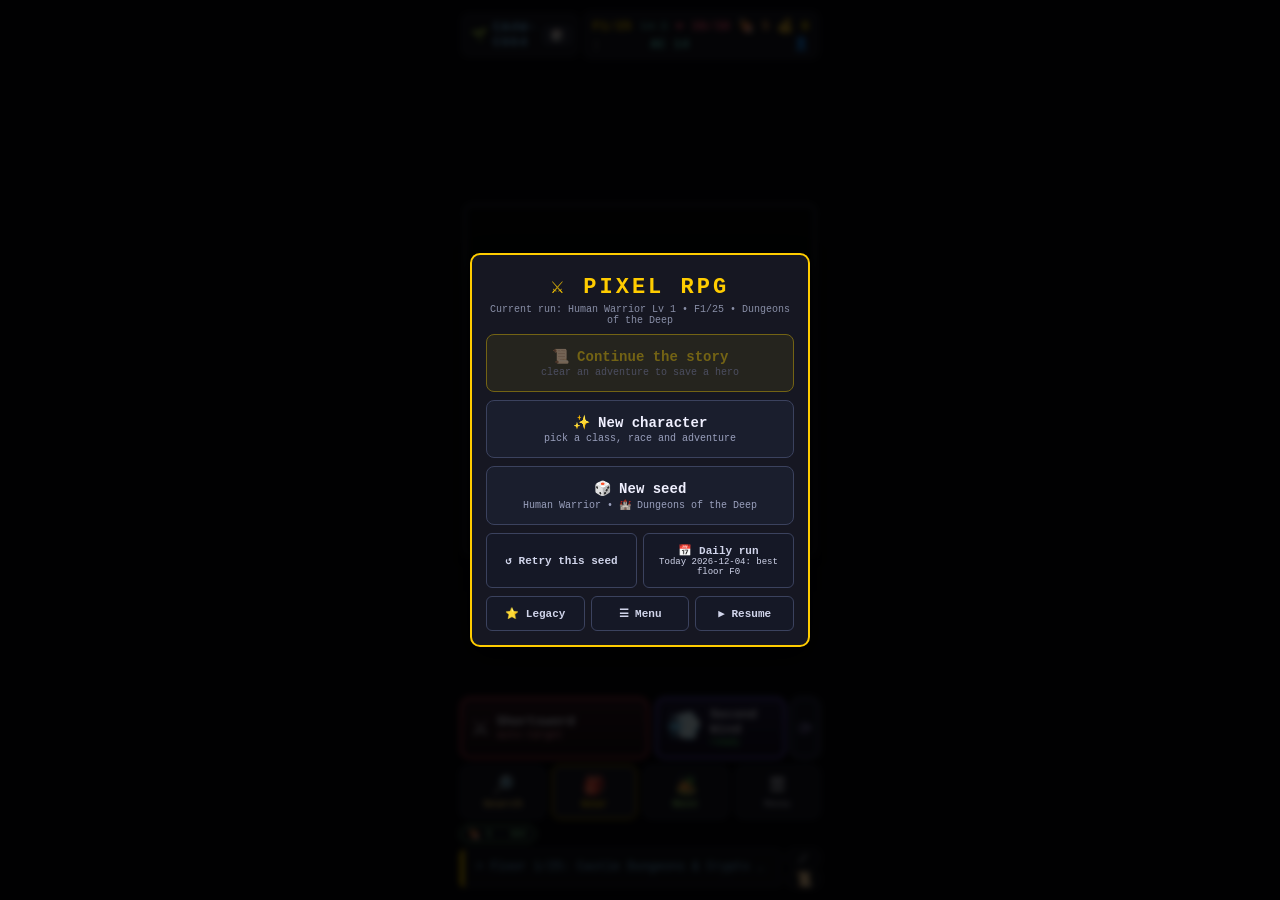
<file: index.html>
<!DOCTYPE html>
<html lang="en">
<head>
    <meta charset="UTF-8">
    <meta name="viewport" content="width=device-width, initial-scale=1.0, maximum-scale=1.0, user-scalable=no">
    <meta http-equiv="Cache-Control" content="no-cache, no-store, must-revalidate">
    <meta http-equiv="Pragma" content="no-cache">
    <meta http-equiv="Expires" content="0">
    <title>Pixel RPG</title>
    <style>
        * {
            box-sizing: border-box;
            margin: 0;
            padding: 0;
            user-select: none;
            -webkit-user-select: none;
            -webkit-touch-callout: none;
        }

        body {
            font-family: 'Courier New', monospace;
            background: #08080d;
            color: #e0e0e8;
            display: flex;
            flex-direction: column;
            align-items: center;
            justify-content: space-between;
            min-height: 100vh;
            min-height: 100dvh;
            padding: 8px 10px 12px 10px;
            overflow: hidden;
            touch-action: manipulation;
        }

        /* Minimal Header Bar */
        #header-bar {
            width: 100%;
            max-width: 360px;
            display: flex;
            justify-content: space-between;
            align-items: center;
            padding: 4px 2px;
            margin-bottom: 6px;
            font-size: 13px;
        }

        .header-chip {
            background: #14151f;
            border: 1px solid #333649;
            padding: 5px 8px;
            border-radius: 6px;
            display: flex;
            align-items: center;
            gap: 6px;
            font-weight: bold;
            color: #f0f0ff;
            cursor: pointer;
        }

        /* Phone widths: the HUD must never push the page sideways */
        #header-bar { gap: 6px; }
        #header-bar .header-chip { min-width: 0; }
        #btn-sheet-open { flex: 1 1 auto; justify-content: space-between; gap: 2px 6px; flex-wrap: wrap; }
        #btn-sheet-open > span { white-space: nowrap; }
        @media (max-width: 420px) {
            #header-bar .header-chip { padding: 4px 6px; font-size: 12px; }
            #btn-sheet-open { font-size: 12px; }
            #btn-sheet-open > span:last-child { display: none; } /* the 👤 hint */
            #btn-sheet-open > span[style*="color: #555"] { display: none; } /* the | separator */
            #header-bar .header-chip:first-child { flex: 0 1 auto; max-width: 38%; }
        }

        .header-chip:active {
            border-color: #ffcc00;
        }

        .btn-icon {
            background: #232535;
            border: 1px solid #434760;
            color: #ffcc00;
            padding: 2px 6px;
            border-radius: 4px;
            cursor: pointer;
            font-size: 11px;
            font-family: inherit;
        }

        /* Map Viewport */
        #map-container {
            position: relative;
            display: flex;
            align-items: center;
            justify-content: center;
            width: 100%;
            max-width: 360px;
            margin: auto 0;
        }

        canvas {
            display: block;
            background: #040508;
            border: 2px solid #373a4d;
            border-radius: 8px;
            image-rendering: pixelated;
            image-rendering: crisp-edges;
            width: 100%;
            max-width: 352px;
            height: auto;
            aspect-ratio: 1 / 1;
            box-shadow: 0 8px 24px rgba(0, 0, 0, 0.8);
            touch-action: none;
            cursor: pointer;
        }

        /* Single-Line Message Bar at Bottom */
        #message-bar {
            width: 100%;
            max-width: 360px;
            background: #101118;
            border: 1px solid #2d3043;
            border-left: 4px solid #ffcc00;
            border-radius: 6px;
            padding: 9px 12px;
            font-size: 12px;
            white-space: nowrap;
            overflow: hidden;
            text-overflow: ellipsis;
            color: #f0f0f0;
            margin-top: 6px;
            box-shadow: 0 4px 12px rgba(0, 0, 0, 0.6);
        }

        #status-strip { display: flex; flex-wrap: wrap; gap: 4px; width: 100%; max-width: 360px; margin-top: 6px; cursor: pointer; }
        .st-chip { font-size: 10px; font-weight: bold; padding: 2px 7px; border: 1px solid; border-radius: 10px; background: #0e101a; white-space: nowrap; }
        #msg-wrap { display: flex; gap: 4px; width: 100%; max-width: 360px; margin-top: 6px; align-items: stretch; }
        #msg-wrap #message-bar { flex: 1; min-width: 0; max-width: none; margin-top: 0; cursor: pointer; }
        #message-bar.expanded { white-space: normal; max-height: 118px; overflow-y: auto; line-height: 1.35; padding: 6px 10px; }
        #message-bar.expanded .m-line { padding: 2px 0; border-bottom: 1px solid #1d2030; }
        #message-bar.expanded .m-line:last-child { border-bottom: none; }
        .msg-btns { display: flex; flex-direction: column; gap: 3px; }
        .msg-btn { flex: 1; width: 34px; border-radius: 6px; border: 1px solid #2d3043; background: #101118; color: #cfd3e6; font-size: 14px; cursor: pointer; padding: 0; }
        #log-list .l-line { padding: 3px 0; border-bottom: 1px solid #1d2030; font-size: 11px; line-height: 1.35; color: #e0e0f0; }
        #log-list .l-turn { color: #6a7290; font-size: 9px; margin-right: 5px; }
        .remote-pad-container.collapsed { padding: 3px 12px; }
        .remote-pad-container.collapsed .remote-dpad-grid { display: none; }
        .pad-handle { align-self: center; padding: 3px 14px; border-radius: 10px; border: 1px solid #2d3043; background: #101118; color: #9aa0bd; font-size: 11px; cursor: pointer; font-family: inherit; }
        .msg-hit { color: #55ff77 !important; }
        .msg-miss { color: #ff6666 !important; }
        .msg-victory { color: #ffff55 !important; font-weight: bold; }
        .msg-loot { color: #ff99ff !important; font-weight: bold; }
        .msg-info { color: #7ec8ff !important; }
        .msg-inspect { color: #ffd166 !important; }

        /* Popup Modals */
        .modal-overlay {
            position: fixed;
            top: 0;
            left: 0;
            right: 0;
            bottom: 0;
            background: rgba(0, 0, 0, 0.8);
            backdrop-filter: blur(3px);
            display: none;
            align-items: center;
            justify-content: center;
            padding: 16px;
            z-index: 100;
        }

        .modal-overlay.active {
            display: flex;
        }

        .modal-card {
            background: #161722;
            border: 2px solid #ffcc00;
            border-radius: 10px;
            width: 100%;
            max-width: 340px;
            max-height: 90vh;
            overflow-y: auto;
            padding: 14px;
            box-shadow: 0 10px 30px rgba(0, 0, 0, 0.95);
            display: flex;
            flex-direction: column;
            gap: 10px;
            animation: popIn 0.15s ease-out;
        }

        @keyframes popIn {
            from { transform: scale(0.92); opacity: 0; }
            to { transform: scale(1); opacity: 1; }
        }

        .modal-header {
            display: flex;
            justify-content: space-between;
            align-items: center;
            border-bottom: 1px solid #2f3246;
            padding-bottom: 6px;
        }

        .modal-title {
            color: #ffcc00;
            font-size: 15px;
            font-weight: bold;
        }

        .close-btn {
            background: none;
            border: none;
            color: #aaa;
            font-size: 20px;
            cursor: pointer;
            padding: 0 4px;
        }

        .stat-grid {
            display: grid;
            grid-template-columns: 1fr 1fr;
            gap: 6px;
            font-size: 12px;
        }

        .stat-box {
            background: #0e0f17;
            border: 1px solid #292b3c;
            padding: 5px 8px;
            border-radius: 4px;
            display: flex;
            justify-content: space-between;
        }

        /* Primary Action Controls Bar */
        #action-bar {
            width: 100%;
            max-width: 360px;
            display: flex;
            flex-direction: column;
            gap: 6px;
            margin-top: 6px;
        }

        .big-row { display: flex; gap: 6px; }
        .small-row { display: flex; gap: 6px; }
        .power-wrap { flex: 1; display: flex; gap: 4px; min-width: 0; }
        .big-btn {
            flex: 1;
            min-width: 0;
            min-height: 62px;
            display: flex;
            align-items: center;
            gap: 8px;
            padding: 6px 10px;
            border-radius: 10px;
            border: 2px solid #3d4466;
            background: linear-gradient(180deg, #1c2033, #121420);
            color: #f0f0ff;
            font-family: inherit;
            cursor: pointer;
            text-align: left;
            touch-action: manipulation;
            box-shadow: 0 3px 8px rgba(0,0,0,0.5);
        }
        .big-btn:active { transform: scale(0.97); filter: brightness(1.25); }
        .big-attack { border-color: #c0394d; background: linear-gradient(180deg, #2c1620, #170d13); }
        .big-power { border-color: #6b57d6; background: linear-gradient(180deg, #1f1a3a, #120f22); }
        .big-power.on-cooldown { opacity: 0.6; filter: grayscale(0.5); }
        .big-icon { font-size: 28px; line-height: 1; flex: none; }
        .big-text { display: flex; flex-direction: column; min-width: 0; }
        .big-text strong { font-size: 13px; line-height: 1.1; overflow: hidden; display: -webkit-box; -webkit-line-clamp: 2; -webkit-box-orient: vertical; }
        .big-text small { font-size: 10px; color: #55ff77; }
        .big-attack .big-text small { color: #ff99aa; }
        .cycle-btn {
            flex: none;
            width: 30px;
            border-radius: 10px;
            border: 2px solid #3d4466;
            background: #151726;
            color: #b9a8ff;
            font-size: 16px;
            cursor: pointer;
        }
        .cycle-btn:active { background: #25283d; }
        .sm-icon { font-size: 18px; }
        .small-row .action-btn { flex-direction: column; gap: 2px; padding: 8px 2px; font-size: 11px; min-height: 52px; border-radius: 8px; }

        #target-panel {
            width: 100%;
            max-width: 360px;
            display: none;
            align-items: center;
            gap: 8px;
            background: #1a1016;
            border: 1px solid #7a2d3f;
            border-radius: 8px;
            padding: 5px 8px;
            margin-top: 4px;
            font-size: 11px;
        }
        #target-panel .tp-name { font-weight: bold; color: #ffb3c0; white-space: nowrap; }
        #target-panel .tp-bar { flex: 1; height: 9px; background: #0a0508; border: 1px solid #4a2030; border-radius: 5px; overflow: hidden; }
        #target-panel .tp-fill { display: block; height: 100%; }
        #target-panel .tp-hp { color: #fff; font-weight: bold; white-space: nowrap; }
        #target-panel .tp-ac { color: #64d8cb; white-space: nowrap; }

        .tab-row { display: flex; gap: 6px; margin: 4px 0 10px 0; }
        .big-tab { padding: 12px 6px !important; font-size: 13px !important; border-radius: 8px !important; }
        .sheet-tabs { display: flex; gap: 4px; margin: 4px 0 8px 0; }
        .sheet-tabs .modal-tab { flex: 1; padding: 9px 2px; font-size: 12px; white-space: nowrap; }
        .sock-pips { margin-top: 1px; }
        .shat-btn { padding: 0 5px; margin-left: 4px; border-radius: 4px; border: 1px solid #6a4a2a; background: #2a1d10; color: #ffcc99; font-size: 10px; cursor: pointer; line-height: 14px; }

        /* Start screen */
        .start-card { max-width: 340px; gap: 8px; }
        .start-view { display: flex; flex-direction: column; gap: 8px; }
        .start-title { text-align: center; font-size: 22px; font-weight: bold; color: #ffcc00; letter-spacing: 3px; margin-top: 4px; }
        .start-sub { text-align: center; font-size: 10px; color: #888ea6; margin-top: -4px; }
        .start-big { display: flex; flex-direction: column; align-items: center; gap: 2px; width: 100%; padding: 13px 10px; border-radius: 8px; border: 1px solid #3b425e; background: #1a1e2d; color: #f0f0ff; font-family: inherit; font-size: 14px; font-weight: bold; cursor: pointer; }
        .start-big small { font-size: 10px; font-weight: normal; color: #9aa0bd; }
        .start-big.primary { background: #3d3a1a; border-color: #ffd700; color: #ffd700; }
        .start-big:disabled { opacity: 0.4; cursor: default; }
        .start-row { display: flex; gap: 6px; }
        .start-small { flex: 1; padding: 10px 4px; border-radius: 6px; border: 1px solid #3b425e; background: #151826; color: #d0d4ea; font-family: inherit; font-size: 11px; font-weight: bold; cursor: pointer; }
        .start-head { display: flex; align-items: center; gap: 8px; font-size: 14px; font-weight: bold; color: #ffcc00; }
        .start-back { padding: 6px 10px; border-radius: 6px; border: 1px solid #3b425e; background: #151826; color: #d0d4ea; font-family: inherit; font-size: 12px; cursor: pointer; }
        .start-label { font-size: 11px; font-weight: bold; color: #64d8cb; margin-top: 2px; }
        .pick-list { display: flex; flex-direction: column; gap: 5px; }
        .pick-card { text-align: left; padding: 8px 10px; border-radius: 8px; border: 1px solid #2d334d; background: #0e101a; color: #cfd3e6; font-family: inherit; font-size: 10px; line-height: 1.4; cursor: pointer; }
        .pick-card.sel { border-color: #ffd700; background: #1d1c10; box-shadow: 0 0 8px rgba(255, 215, 0, 0.25); }
        .pick-card b { font-size: 12px; color: #f0f0ff; }
        .pick-card .tag { display: inline-block; margin-left: 4px; padding: 0 5px; border-radius: 8px; font-size: 9px; font-weight: bold; }
        .tag-ok { background: #1f4a2a; color: #aaffaa; }
        .tag-new { background: #3d3a1a; color: #ffd700; }
        .info-box { background: #0e101a; border: 1px solid #2d334d; border-radius: 6px; padding: 8px; font-size: 10px; line-height: 1.4; color: #cfd3e6; }
        .menu-grid { display: grid; grid-template-columns: repeat(2, minmax(0, 1fr)); gap: 8px; }
        .menu-btn {
            display: flex; flex-direction: column; align-items: center; gap: 2px;
            background: #151a2a; border: 2px solid #34405e; border-radius: 10px;
            color: #e8ecff; font-family: inherit; font-size: 13px; font-weight: bold;
            padding: 12px 6px; cursor: pointer; min-height: 78px;
        }
        .menu-btn span { font-size: 24px; }
        .menu-btn small { font-size: 9px; color: #8a92b0; font-weight: normal; }
        .menu-btn:active { background: #20273e; border-color: #ffcc00; }
        .menu-btn.active-remote { border-color: #64d8cb; background: #14282a; }

        .action-btn {
            flex: 1;
            background: #141521;
            border: 1px solid #36394f;
            border-radius: 6px;
            color: #f0f0ff;
            font-family: inherit;
            font-size: 10px;
            font-weight: bold;
            padding: 7px 2px;
            display: flex;
            align-items: center;
            justify-content: center;
            gap: 3px;
            cursor: pointer;
            touch-action: manipulation;
            box-shadow: 0 2px 6px rgba(0, 0, 0, 0.4);
            transition: background 0.1s, border-color 0.1s, transform 0.05s;
        }

        .action-btn:hover {
            background: #1e2030;
            border-color: #64d8cb;
        }

        .action-btn:active {
            background: #25283d;
            border-color: #ffcc00;
            transform: scale(0.97);
        }

        .action-btn-highlight {
            border-color: #ffcc00;
            background: #1a1a26;
        }

        .active-remote {
            border-color: #64d8cb !important;
            background: #16242c !important;
            box-shadow: 0 0 8px rgba(100, 216, 203, 0.35) !important;
        }

        /* On-Screen Remote Controller (Virtual D-Pad) */
        .remote-pad-container { flex-direction: column; gap: 4px;
            width: 100%;
            max-width: 360px;
            display: flex;
            justify-content: center;
            align-items: center;
            margin-top: 6px;
            padding: 8px 12px;
            background: #0d0f17;
            border: 1px solid #282b3d;
            border-radius: 8px;
            box-shadow: 0 4px 12px rgba(0, 0, 0, 0.5);
            user-select: none;
            -webkit-user-select: none;
            touch-action: manipulation;
        }

        .remote-dpad-grid {
            display: grid;
            grid-template-columns: repeat(3, 46px);
            grid-template-rows: repeat(3, 44px);
            gap: 6px;
        }

        .dpad-btn {
            background: #181b29;
            border: 1px solid #363a54;
            border-radius: 6px;
            color: #9aa1bc;
            font-family: inherit;
            font-size: 16px;
            font-weight: bold;
            display: flex;
            align-items: center;
            justify-content: center;
            cursor: pointer;
            box-shadow: 0 2px 4px rgba(0, 0, 0, 0.4);
            touch-action: manipulation;
            -webkit-tap-highlight-color: transparent;
            transition: background 0.08s, transform 0.05s, border-color 0.08s;
        }

        .dpad-btn:active, .dpad-btn.pressed {
            background: #2b3049;
            border-color: #ffcc00;
            color: #ffcc00;
            transform: scale(0.93);
        }

        .dpad-cardinal {
            background: #202538;
            border-color: #444b6e;
            color: #e2e6fa;
            font-size: 18px;
        }

        .dpad-center {
            background: #232014;
            border-color: #736224;
            color: #ffd700;
            font-size: 16px;
        }

        .dpad-center:active {
            background: #473a11;
            border-color: #ffcc00;
        }

        /* Modal Tabs */
        .modal-tab {
            flex: 1;
            background: #121420;
            border: 1px solid #2d334d;
            border-radius: 8px;
            color: #888ea6;
            padding: 11px 6px;
            font-family: inherit;
            font-size: 13px;
            font-weight: bold;
            cursor: pointer;
            transition: all 0.15s ease;
        }

        .modal-tab.active {
            background: #1f2538;
            border-color: #ffcc00;
            color: #ffcc00;
            box-shadow: 0 0 8px rgba(255, 204, 0, 0.2);
        }

        /* Visual Paperdoll Slots */
        .paperdoll-slot {
            flex: 1;
            background: #0c0d13;
            border: 1px dashed #222533;
            border-radius: 6px;
            padding: 4px 2px;
            text-align: center;
            min-width: 0;
            min-height: 82px;
            position: relative;
            display: flex;
            flex-direction: column;
            align-items: center;
            justify-content: center;
            cursor: pointer;
            transition: all 0.1s;
        }

        .paperdoll-slot.unequipped .slot-icon {
            opacity: 0.28;
            filter: grayscale(1);
        }

        .paperdoll-slot.equipped {
            background: #111520;
            border: 1px solid #3c546b;
            box-shadow: 0 0 8px rgba(100, 216, 203, 0.1);
        }

        .paperdoll-slot.selected {
            border: 2px solid #ffcc00 !important;
            box-shadow: 0 0 10px rgba(255, 204, 0, 0.45);
            background: #181926 !important;
        }

        .paperdoll-slot .slot-label {
            font-size: 9px;
            color: #888ea6;
            text-transform: uppercase;
            font-weight: bold;
            letter-spacing: 0.5px;
        }

        .paperdoll-slot .slot-icon {
            font-size: 34px;
            line-height: 1.1;
            margin: 2px 0;
        }

        .paperdoll-slot .slot-name {
            font-size: 10px;
            color: #64d8cb;
            font-weight: bold;
            white-space: nowrap;
            overflow: hidden;
            text-overflow: ellipsis;
            max-width: 100%;
        }

        .paperdoll-slot .slot-stat {
            font-size: 9px;
            color: #ffcc00;
            min-height: 12px;
        }

        /* 15 Backpack Grid */
        #backpack-grid {
            display: grid;
            grid-template-columns: repeat(4, minmax(0, 1fr));
            gap: 5px;
            background: #090a0f;
            padding: 6px;
            border: 1px solid #202230;
            border-radius: 6px;
        }

        .set-chip {
            position: absolute;
            top: -6px;
            right: 6px;
            font-size: 9px;
            font-weight: bold;
            padding: 0 4px;
            border-radius: 8px;
            line-height: 14px;
            white-space: nowrap;
            z-index: 1;
        }

        .backpack-slot .bag-icon { font-size: 30px; line-height: 1.15; }
        .backpack-slot .bag-name { font-size: 9px; color: #ddd; white-space: nowrap; overflow: hidden; text-overflow: ellipsis; width: 100%; text-align: center; }
        .backpack-slot .set-chip { top: 2px; right: 2px; }
        .backpack-slot { min-width: 0; }

        .backpack-slot {
            position: relative;
            min-height: 70px;
            display: flex;
            flex-direction: column;
            align-items: center;
            justify-content: center;
            background: #101118;
            border: 1px dashed #232635;
            border-radius: 4px;
            padding: 5px 4px;
            font-size: 10px;
            text-align: center;
            white-space: nowrap;
            overflow: hidden;
            text-overflow: ellipsis;
            color: #888;
            cursor: pointer;
            transition: all 0.1s;
        }

        .backpack-slot.equipped {
            background: #141724;
            border: 1px solid #3b425e;
            color: #f0f0ff;
        }

        .backpack-slot.selected {
            border: 1px solid #ffcc00 !important;
            box-shadow: 0 0 8px rgba(255, 204, 0, 0.4);
            background: #1f2233 !important;
            color: #ffcc00 !important;
        }

        /* Item Selection Action Drawer */
        .adv-chip { position: absolute; top: 2px; left: 2px; font-size: 10px; font-weight: bold; border-radius: 8px; padding: 0 5px; line-height: 14px; z-index: 1; }
        .adv-up { background: #55ff77; color: #062; }
        .adv-new { background: #64d8cb; color: #033; }
        .adv-down { background: #ff9966; color: #420; }
        .adv-unk { background: #6a5acd; color: #fff; }
        .adv-bad { background: #3a1a1a; color: #ff8a8a; border: 1px solid #7a2a2a; }
        .grade-chip { position: absolute; bottom: 2px; left: 2px; min-width: 14px; text-align: center; font-size: 10px; font-weight: bold; border-radius: 4px; line-height: 14px; padding: 0 3px; z-index: 1; }
        .grade-A { background: #1f4a2a; color: #aaffaa; } .grade-B { background: #1f4048; color: #9ee; } .grade-C { background: #4a3f1a; color: #ffd27a; } .grade-D { background: #4a1f1f; color: #ff9a9a; } .grade-X { background: #2a2a2a; color: #999; }
        .adv-curse { background: #2a0a40; color: #d9a8ff; border: 1px solid #9a4cf0; left: auto; right: 2px; top: auto; bottom: 2px; }

        #item-action-card {
            position: sticky;
            bottom: -14px;
            z-index: 4;
            box-shadow: 0 -8px 14px rgba(0, 0, 0, 0.7);
            border-color: #ffcc00 !important;
            margin-top: 6px;
            background: #0d0e17;
            border: 1px solid #2d3148;
            border-radius: 6px;
            padding: 8px 10px;
            display: flex;
            flex-direction: column;
            gap: 4px;
        }

        .item-action-row { flex-wrap: wrap; }
        .item-action-row {
            display: flex;
            gap: 6px;
            margin-top: 4px;
        }

        .btn-action-small {
            flex: 1;
            padding: 5px 8px;
            border-radius: 4px;
            border: 1px solid #4a5473;
            background: #1a1e2d;
            color: #f0f0ff;
            font-family: inherit;
            font-size: 11px;
            font-weight: bold;
            cursor: pointer;
        }

        .btn-action-small:active {
            filter: brightness(1.2);
        }

        /* XP Progress Bar */
        .xp-bar-container {
            width: 100%;
            height: 6px;
            background: #0f1019;
            border: 1px solid #232638;
            border-radius: 3px;
            overflow: hidden;
            margin: 2px 0 4px 0;
        }

        .xp-bar-fill {
            height: 100%;
            background: linear-gradient(90deg, #64d8cb, #ffcc00);
            width: 0%;
            transition: width 0.3s ease;
        }

        .btn-boost {
            background: #ffcc00;
            color: #111;
            border: none;
            border-radius: 3px;
            font-weight: bold;
            font-size: 10px;
            padding: 1px 5px;
            margin-left: 4px;
            cursor: pointer;
        }

        .modal-btn {
            background: #252e3a;
            border: 1px solid #41556b;
            color: #7ec8ff;
            padding: 8px;
            border-radius: 6px;
            font-family: inherit;
            font-weight: bold;
            cursor: pointer;
        }

        .modal-btn:active { background: #354252; }

        .bag-tab { flex: 1; background: #12141f; border: 1px solid #2d334d; border-radius: 6px; color: #aab; padding: 8px 2px; font-family: inherit; font-size: 11px; font-weight: bold; cursor: pointer; }
        .bag-tab.active { background: #1f2538; border-color: #ffcc00; color: #ffcc00; }
        .bag-tab.full { color: #ff8899; }
        .count-chip { position: absolute; bottom: 14px; right: 4px; background: #ffcc00; color: #111; font-size: 10px; font-weight: bold; border-radius: 8px; padding: 0 5px; line-height: 14px; z-index: 1; }
        .set-label { display: block; font-size: 11px; color: #ffcc00; font-weight: bold; margin: 8px 0 3px 0; }
        .set-select { width: 100%; background: #0e101a; color: #e0e0f0; border: 1px solid #41556b; border-radius: 6px; padding: 6px; font-family: inherit; font-size: 12px; }
        .picker-row { display: flex; gap: 6px; align-items: center; background: #0d0f17; border: 1px solid #262b3f; border-radius: 6px; padding: 6px 8px; }
        .picker-row.picker-current { border-color: #64d8cb; }
        .levelup-choice { padding: 5px 6px; font-size: 10px; text-align: left; display: flex; justify-content: space-between; gap: 6px; align-items: center; }
        .dbg-grid { display: grid; grid-template-columns: 1fr 1fr; gap: 4px; }
        .dbg-btn { background: #2a1818; border: 1px solid #7a3d3d; color: #ffb199; border-radius: 4px; padding: 5px 4px; font-family: inherit; font-size: 10px; font-weight: bold; cursor: pointer; }
        .dbg-btn:active { filter: brightness(1.3); }
        .roll-die { display:inline-block; min-width:26px; text-align:center; padding:4px 6px; border-radius:5px; border:1px solid #3a4160; font-weight:bold; font-size:13px; color:#fff; }
    </style>
</head>
<body>

    <!-- Minimal Header: Seed + Floor/Stats -->
    <div id="header-bar">
        <div class="header-chip" title="Active Playthrough Seed">
            🌱 <span id="seed-display" style="color: #7ec8ff; letter-spacing: 1px;">XXXX-XXXX</span>
            <button id="btn-reroll" class="btn-icon" title="New Random Run">🎲</button>
        </div>

        <div class="header-chip" id="btn-sheet-open" title="Character HP, Rations, Level & AC (Tap to open Paperdoll)">
            <span id="hud-floor" style="color: #ffcc00; margin-right: 2px;">F1</span>
            <span id="hud-level" style="color: #64d8cb; font-size: 11px;">Lv.1</span>
            <span style="color: #ff5577;">❤️ <span id="hud-hp">28</span>/<span id="hud-max-hp">28</span></span>
            <span style="color: #ffaa55;">🍖 <span id="hud-rations">5</span></span>
            <span style="color: #ffd700;">💰 <span id="hud-gold">0</span></span>
            <span id="hud-keys" style="color: #ffe08a; display: none;" title="Keys on your key ring (they take no bag space)">🗝️<span id="hud-key-count">0</span></span>
            <span style="color: #555;">|</span>
            <span style="color: #64d8cb;">AC <span id="hud-ac">12</span></span>
            <span id="hud-statuses" style="margin-left: 2px;"></span>
            <span style="color: #ffcc00; margin-left: 2px;">👤</span>
        </div>
    </div>

    <!-- Active Targeting Mode Banner -->
    <div id="targeting-banner" style="display: none; width: 100%; max-width: 360px; background: #2b1d05; border: 1px solid #ffcc00; border-radius: 6px; padding: 5px 10px; margin-bottom: 4px; font-size: 11px; color: #ffcc00; justify-content: space-between; align-items: center; box-shadow: 0 0 10px rgba(255,204,0,0.3);">
        <div>🎯 <strong id="targeting-action-name" style="color: #64d8cb;">Bow Shot</strong> (<span id="targeting-range-text">Range 6</span>)</div>
        <button id="btn-cancel-target" class="btn-icon" style="background: #3d1519; color: #ff99aa; border-color: #882233;">Cancel ✕</button>
    </div>

    <!-- Main Map Viewport (Tap/Click to move | Long-press to inspect) -->
    <div id="map-container">
        <canvas id="stage" width="352" height="352"></canvas>
    </div>

    <!-- Target panel: HP bar of the selected foe -->
    <div id="target-panel" style="display: none;"></div>

    <!-- Primary actions: two big context buttons + four utility buttons. Everything else lives in the Menu. -->
    <div id="action-bar">
        <div class="big-row">
            <button id="btn-attack-main" class="big-btn big-attack" title="Attack the selected / closest foe with your equipped weapon (Hotkey: Q or Tab)">
                <span class="big-icon" id="action-attack-icon">⚔️</span>
                <span class="big-text"><strong id="action-attack-name">Attack</strong><small>auto-target</small></span>
            </button>
            <div class="power-wrap">
                <button id="btn-power-main" class="big-btn big-power" title="Use your main power on the selected / closest foe (Hotkey: Enter)">
                    <span class="big-icon" id="action-power-icon">✨</span>
                    <span class="big-text"><strong id="action-power-name">Power</strong><small id="action-power-sub">ready</small></span>
                </button>
                <button id="btn-power-cycle" class="cycle-btn" title="Switch main power">⟳</button>
            </div>
        </div>
        <div class="small-row">
            <button id="btn-search-main" class="action-btn" title="Search nearby for secret doors, traps and hidden keys: costs a turn (Hotkey: E)">
                <span class="sm-icon">🔎</span><span style="color: #ffd166;">Search</span>
            </button>
            <button id="btn-sheet-main" class="action-btn action-btn-highlight" title="Gear, stats and level log (Hotkey: C)">
                <span class="sm-icon">🎒</span><span style="color: #ffcc00;">Gear</span>
            </button>
            <button id="btn-camp-main" class="action-btn" title="Camp Rest: uses 1 ration to restore 60% HP and reset cooldowns (Hotkey: R)">
                <span class="sm-icon">🏕️</span><span style="color: #aaff77;">Rest</span>
            </button>
            <button id="btn-settings" class="action-btn" title="Menu: spells, zoom, d-pad, new run, settings">
                <span class="sm-icon">☰</span><span style="color: #aab;">Menu</span>
            </button>
        </div>
    </div>

    <!-- Single-Line Message Ticker -->
    <div id="status-strip" onclick="openStatus()" title="Tap for details"></div>
    <div id="msg-wrap">
        <div id="message-bar" onclick="toggleMsgExpand()" title="Tap to expand / collapse">> Exploring dungeon depths... Tap floor to move | Long-press to inspect.</div>
        <div class="msg-btns">
            <button id="msg-expand" class="msg-btn" onclick="toggleMsgExpand()" title="Show the last few messages">⤢</button>
            <button class="msg-btn" onclick="openLog()" title="Message history">📜</button>
        </div>
    </div>

    <!-- On-Screen Remote Controller (Virtual D-Pad) -->
    <div id="remote-control-pad" class="remote-pad-container" style="display: none;">
        <button id="pad-handle" class="pad-handle" onclick="togglePadCollapsed()">▾ D-pad</button>
        <div class="remote-dpad-grid">
            <button class="dpad-btn" data-dx="-1" data-dy="-1" title="North-West (↖)">↖</button>
            <button class="dpad-btn dpad-cardinal" data-dx="0" data-dy="-1" title="North / Up (⬆)">⬆</button>
            <button class="dpad-btn" data-dx="1" data-dy="-1" title="North-East (↗)">↗</button>
            <button class="dpad-btn dpad-cardinal" data-dx="-1" data-dy="0" title="West / Left (⬅)">⬅</button>
            <button class="dpad-btn dpad-center" data-dx="0" data-dy="0" title="Wait / Pass Turn (⏳)">⏳</button>
            <button class="dpad-btn dpad-cardinal" data-dx="1" data-dy="0" title="East / Right (➡)">➡</button>
            <button class="dpad-btn" data-dx="-1" data-dy="1" title="South-West (↙)">↙</button>
            <button class="dpad-btn dpad-cardinal" data-dx="0" data-dy="1" title="South / Down (⬇)">⬇</button>
            <button class="dpad-btn" data-dx="1" data-dy="1" title="South-East (↘)">↘</button>
        </div>
    </div>

    <!-- 1. Character Sheet Modal Popup (Visual Paperdoll & 25 Slots) -->
    <div id="sheet-modal" class="modal-overlay" onclick="closeSheetModal(event)">
        <div class="modal-card" onclick="event.stopPropagation()">
            <div class="modal-header">
                <div>
                    <span class="modal-title" id="sheet-title">🛡️ WARRIOR (LV. 1)</span>
                    <div style="font-size: 10px; color: #888;" id="sheet-xp-text">XP: 0 / 100 • Martial Champion</div>
                </div>
                <button class="close-btn" onclick="closeSheetModal()">✕</button>
            </div>

            <!-- XP Progress Bar -->
            <div class="xp-bar-container">
                <div id="sheet-xp-bar" class="xp-bar-fill"></div>
            </div>

            <!-- Modal Tab Navigation: Gear (25) vs Attributes & Progression Log -->
            <div class="sheet-tabs">
                <button id="tab-btn-worn" class="modal-tab active" onclick="window.switchSheetTab('worn')">👤 Worn</button><button id="tab-btn-bags" class="modal-tab" onclick="window.switchSheetTab('bags')">🎒 Bags</button>
                <button id="tab-btn-stats" class="modal-tab" onclick="window.switchSheetTab('stats')">📊 Stats</button><button id="tab-btn-log" class="modal-tab" onclick="window.switchSheetTab('log')">📖 Feats</button>
            </div>

            <!-- PANE 1: EQUIPMENT & BAG (25 SLOTS) -->
            <div id="sheet-gear-pane">
                <!-- Modular Equipped Set Bonuses Banner -->
                <div id="sheet-set-bonuses" style="display: none; margin-top: 2px;"></div>

                <!-- Visual Paperdoll Body Layout -->
                <div id="sheet-worn-pane">
                <div style="font-size: 10px; color: #888ea6; margin-top: 6px; text-align: right;">Tap a slot to choose gear</div>
                <div id="paperdoll-body" style="background: #090a0f; border: 1px solid #232535; border-radius: 6px; padding: 6px; margin-top: 2px;">
                    <!-- Generated dynamically -->
                </div>
                </div>

                <div id="sheet-bags-pane" style="display: none;">
                <!-- Equip management helpers -->
                <div style="display: flex; gap: 6px; margin-top: 8px;">
                    <button id="btn-equip-upgrades" class="btn-action-small" style="padding: 9px 6px; background: #193826; border-color: #55ff77; color: #aaffaa;" onclick="equipUpgrades()">⚡ Equip upgrades (0)</button>
                    <button class="btn-action-small" style="flex: none; padding: 9px 10px;" onclick="sortBag()">↕ Sort</button>
                    <button class="btn-action-small" style="flex: none; padding: 9px 10px;" onclick="selectLowestValue()" title="Select the least valuable gear in this bag">🧹 Lowest</button>
                </div>
                <div style="font-size: 9px; color: #888ea6; margin-top: 3px;">Bag badges: <b style="color:#55ff77">▲</b> better, <b style="color:#64d8cb">NEW</b> empty slot, <b style="color:#ff9966">▼</b> worse, <b style="color:#ff8a8a">🚫</b> your class cannot use it, <b style="color:#b9a8ff">?</b> unknown. Corner letter = keep value (A best for its slot ... D low, ✖ unusable).</div>

                <!-- 15 Backpack Slots -->
                <div style="font-size: 11px; color: #888; margin-top: 6px; display: flex; justify-content: space-between;">
                    <span>🎒 BAGS (gear 30 · gems 20 · food 15 · alchemy 10):</span>
                    <span style="font-size: 10px; color: #666;">Tap an item: actions float below</span>
                </div>
                <div id="bag-tabs" style="display: flex; gap: 4px; margin-top: 4px;"></div>
                <div id="backpack-grid" style="margin-top: 2px;">
                    <!-- Generated dynamically -->
                </div>
                </div>

                <!-- Floating action bar: sticks to the bottom of the sheet so Equip / Drop stay next to the inventory -->
                <div id="item-action-card">
                    <div style="font-size: 11px; color: #888;" id="item-card-title">Tap an item to equip, drop or inspect it:</div>
                    <div id="item-card-content" style="font-size: 11px; color: #e0e0e0; display: none;">
                        <div style="display: flex; justify-content: space-between; align-items: center;">
                            <span id="item-card-name" style="font-weight: bold; color: #64d8cb;">Item Name</span>
                            <span id="item-card-slot" style="color: #aaa; font-size: 10px;">Slot</span>
                        </div>
                        <div class="item-action-row" id="item-card-actions">
                            <!-- Action buttons injected dynamically -->
                        </div>
                        <div id="item-card-compare" style="font-size: 10px; color: #bbb; margin-top: 3px;"></div>
                        <details id="item-card-details" style="margin-top: 3px;">
                            <summary id="item-card-desc" style="color: #ffcc00; font-size: 10px; cursor: pointer; white-space: nowrap; overflow: hidden; text-overflow: ellipsis;">Item stats</summary>
                            <div id="item-card-gems"></div>
                        </details>
                    </div>
                </div>
            </div>

            <!-- PANE 2: CORE ATTRIBUTES, SKILLS & LEVEL-BY-LEVEL PROGRESSION LOG -->
            <div id="sheet-stats-pane" style="display: none; flex-direction: column; gap: 8px;">
                <!-- Milestone Points Banner (Hidden unless attributePoints > 0) -->
                <div id="milestone-banner" style="display: none; background: #262111; border: 1px solid #ffcc00; border-radius: 4px; padding: 6px; font-size: 11px; color: #ffcc00; text-align: center;">
                    ⭐ Milestone Attribute Points Available: <strong id="milestone-points-count">0</strong>! Tap a [+] button below.
                </div>

                <!-- Core Stats Grid with Boost Buttons -->
                <div class="stat-grid">
                    <div class="stat-box">
                        <span id="sheet-str">STR: 12</span>
                        <div>
                            <strong id="mod-str">+1</strong>
                            <button class="btn-boost" id="btn-boost-str" onclick="boostStat('str')" style="display:none;">+</button>
                        </div>
                    </div>
                    <div class="stat-box">
                        <span id="sheet-dex">DEX: 10</span>
                        <div>
                            <strong id="mod-dex">+0</strong>
                            <button class="btn-boost" id="btn-boost-dex" onclick="boostStat('dex')" style="display:none;">+</button>
                        </div>
                    </div>
                    <div class="stat-box">
                        <span id="sheet-con">CON: 12</span>
                        <div>
                            <strong id="mod-con">+1</strong>
                            <button class="btn-boost" id="btn-boost-con" onclick="boostStat('con')" style="display:none;">+</button>
                        </div>
                    </div>
                    <div class="stat-box">
                        <span id="sheet-int">INT: 10</span>
                        <div>
                            <strong id="mod-int">+0</strong>
                            <button class="btn-boost" id="btn-boost-int" onclick="boostStat('int')" style="display:none;">+</button>
                        </div>
                    </div>
                    <div class="stat-box">
                        <span id="sheet-wis">WIS: 10</span>
                        <div>
                            <strong id="mod-wis">+0</strong>
                            <button class="btn-boost" id="btn-boost-wis" onclick="boostStat('wis')" style="display:none;">+</button>
                        </div>
                    </div>
                    <div class="stat-box">
                        <span id="sheet-cha">CHA: 10</span>
                        <div>
                            <strong id="mod-cha">+0</strong>
                            <button class="btn-boost" id="btn-boost-cha" onclick="boostStat('cha')" style="display:none;">+</button>
                        </div>
                    </div>
                </div>
                <div class="stat-grid" style="margin-top: 2px;">
                    <div class="stat-box" style="border-color: #ffcc00;"><span id="sheet-per">PER: 10 (+0)</span> <strong>Rad: 3</strong></div>
                    <div class="stat-box" style="border-color: #64d8cb;"><span>Armor Class:</span> <strong id="sheet-ac">12</strong></div>
                </div>
                <div class="stat-grid" style="margin-top: 2px;">
                    <div class="stat-box" style="border-color: #ff5577;"><span>Hit Points:</span> <strong id="sheet-hp" style="color: #ff7799;">28 / 28</strong></div>
                    <div class="stat-box" style="border-color: #ffaa55;"><span>Camp Rations:</span> <strong id="sheet-rations" style="color: #ffaa55;">5</strong></div>
                </div>

                <!-- Modular Skills Specialization Grid -->
                <div style="background: #090a12; border: 1px solid #23283c; border-radius: 6px; padding: 6px;">
                    <div style="font-size: 11px; font-weight: bold; color: #64d8cb; margin-bottom: 4px;">🎯 SKILL SPECIALIZATIONS:</div>
                    <div id="sheet-skills-list" style="display: flex; flex-direction: column; gap: 4px; font-size: 10px;">
                        <!-- Generated dynamically -->
                    </div>
                </div>

            </div>

            <!-- PANE 3: FEATS, TRAITS & LEVEL LOG -->
            <div id="sheet-log-pane" style="display: none; flex-direction: column; gap: 8px;">
                <!-- Level-by-Level Progression History Timeline -->
                <div style="background: #090a12; border: 1px solid #23283c; border-radius: 6px; padding: 6px;">
                    <div style="font-size: 11px; font-weight: bold; color: #ffcc00; margin-bottom: 4px;">📜 LEVEL PROGRESSION HISTORY LOG:</div>
                    <div id="sheet-progression-history" style="max-height: 140px; overflow-y: auto; font-size: 10px; color: #ccc;">
                        <!-- Generated dynamically -->
                    </div>
                </div>

                <!-- Class Proficiencies & Feats Info -->
                <div style="background: #0d0f17; border: 1px solid #222638; border-radius: 6px; padding: 8px; font-size: 11px; line-height: 1.4;">
                    <div style="color: #ffcc00; font-weight: bold; margin-bottom: 2px;">⚡ CLASS PROFICIENCIES & FEATS:</div>
                    <div id="sheet-traits" style="color: #ddd; font-size: 10px; margin-bottom: 4px; display: flex; flex-direction: column; gap: 2px;"></div>
                    <div id="sheet-proficiencies" style="color: #aaa; font-size: 10px;">Proficiencies: Armor, Weapons, Skills</div>
                    <div id="sheet-abilities" style="margin-top: 4px; font-size: 10px; color: #64d8cb;">Class Abilities: Ready</div>
                </div>
            </div>

            <button class="modal-btn" style="margin-top: 8px;" onclick="closeSheetModal()">Close Character Sheet</button>
        </div>
    </div>

    <!-- 2. Inspect / Query Modal Popup (Triggered via Long-Press) -->
    <div id="inspect-modal" class="modal-overlay" onclick="closeInspectModal(event)">
        <div class="modal-card" onclick="event.stopPropagation()" style="text-align: center;">
            <div class="modal-header" style="justify-content: center; position: relative;">
                <span class="modal-title" id="inspect-title">🔍 TILE QUERY</span>
                <button class="close-btn" onclick="closeInspectModal()" style="position: absolute; right: 0;">✕</button>
            </div>
            <div style="font-size: 38px; margin: 4px 0;" id="inspect-icon">🚪</div>
            <div style="font-size: 15px; font-weight: bold; color: #ffcc00;" id="inspect-name">Closed Oak Door</div>
            <div style="font-size: 12px; color: #aaa; line-height: 1.4;" id="inspect-desc">Blocks passage and line-of-sight.</div>
            <div id="inspect-details" style="background: #0e0f17; border: 1px solid #292b3c; border-radius: 4px; padding: 8px; font-size: 12px; color: #64d8cb; line-height: 1.5; text-align: left;">
                <!-- Filled dynamically -->
            </div>
            <button class="modal-btn" onclick="closeInspectModal()">Done</button>
        </div>
    </div>

    <!-- 3. Permadeath & Game Over Modal -->
    <div id="death-modal" class="modal-overlay">
        <div class="modal-card" style="text-align: center; border-color: #ff3344;">
            <div style="font-size: 42px; margin-top: 6px;">💀</div>
            <div style="font-size: 20px; font-weight: bold; color: #ff4455; letter-spacing: 2px;">YOU HAVE DIED</div>
            <div id="death-slain-by" style="font-size: 13px; color: #bbb;">Slain in combat</div>
            <div style="background: #0d0d12; border: 1px solid #33151b; border-radius: 6px; padding: 10px; font-size: 13px; margin: 4px 0;">
                <div>Depth Reached: <strong id="death-floor" style="color: #ffcc00;">Floor 1</strong></div>
                <div id="death-turns" style="color: #aaa; margin-top: 4px;">Turns Survived: 0</div>
                <div id="death-summary" style="margin-top: 6px; font-size: 11px; line-height: 1.5; color: #ddd; text-align: left;"></div>
            </div>
            <div style="font-size: 12px; color: #888; margin-bottom: 6px;">Restart your journey:</div>
            <div style="display: flex; gap: 8px;">
                <button id="btn-death-reroll" class="modal-btn" style="flex: 1; background: #3d1a24; border-color: #732a3b; color: #ff99aa;">🧙 New Character</button>
                <button id="btn-death-retry" class="modal-btn" style="flex: 1;">🔄 Retry Run</button>
            </div>
        </div>
    </div>

    <!-- 4. Level-Up Modal (choices are generated from the data-driven grants in src/data/Progression.js) -->
    <div id="levelup-modal" class="modal-overlay">
        <div class="modal-card" style="text-align: center; border-color: #ffcc00; max-height: 88vh; overflow-y: auto;">
            <div style="font-size: 36px; margin-top: 2px;">⭐</div>
            <div style="font-size: 19px; font-weight: bold; color: #ffcc00; letter-spacing: 2px;">LEVEL UP!</div>
            <div id="levelup-subtitle" style="font-size: 13px; color: #64d8cb; margin-top: 1px;">You reached Level 2!</div>

            <div style="background: #0e101a; border: 1px solid #2d334d; border-radius: 6px; padding: 10px; margin: 8px 0; text-align: left; font-size: 12px; line-height: 1.5;">
                <div style="color: #55ff77; font-weight: bold; font-size: 13px;">❤️ <span id="levelup-hp-gain">+6 Max HP</span></div>

                <div id="levelup-feat-section" style="margin-top: 8px; display: none; background: #131722; border: 1px solid #2e3b52; border-radius: 4px; padding: 6px;">
                    <div style="color: #ffcc00; font-weight: bold; font-size: 11px;">✨ Class Abilities Unlocked at this Level:</div>
                    <div id="levelup-feat-desc" style="color: #ddd; font-size: 11px; margin-top: 2px;"></div>
                </div>

                <div id="levelup-choices"></div>
            </div>
        </div>
    </div>

    <!-- Merchant -->
    <div id="shop-modal" class="modal-overlay" style="z-index: 126;" onclick="closeShop()">
        <div class="modal-card" onclick="event.stopPropagation()" style="border-color: #ffd700;">
            <div class="modal-header">
                <div>
                    <span class="modal-title" style="color: #ffd700;">🧙 WANDERING MERCHANT</span>
                    <div style="font-size: 11px; color: #ffd700;">Your gold: 💰 <b id="shop-gold">0</b></div>
                </div>
                <button class="close-btn" onclick="closeShop()">✕</button>
            </div>
            <div class="tab-row">
                <button id="shop-tab-buy" class="modal-tab big-tab active" onclick="setShopTab('buy')">🛒 Buy</button>
                <button id="shop-tab-sell" class="modal-tab big-tab" onclick="setShopTab('sell')">💰 Sell</button>
                <button id="shop-tab-svc" class="modal-tab big-tab" onclick="setShopTab('svc')">🔮 Services</button>
            </div>
            <div id="shop-list" style="display: flex; flex-direction: column; gap: 4px; max-height: 52vh; overflow-y: auto; font-size: 11px;"></div>
            <button class="modal-btn" style="margin-top: 8px;" onclick="closeShop()">Leave</button>
        </div>
    </div>

    <!-- Choice shrine -->
    <div id="shrine-modal" class="modal-overlay" style="z-index: 127;" onclick="closeShrine()">
        <div class="modal-card" onclick="event.stopPropagation()" style="border-color: #ffd700;">
            <div class="modal-header">
                <div>
                    <span class="modal-title" style="color: #ffd700;">⛩️ A SHRINE</span>
                    <div style="font-size: 10px; color: #888;">Every boon has a price. Choose one, or walk away.</div>
                </div>
                <button class="close-btn" onclick="closeShrine()">✕</button>
            </div>
            <div id="shrine-list" style="display: flex; flex-direction: column; gap: 6px; max-height: 60vh; overflow-y: auto;"></div>
            <button class="modal-btn" style="margin-top: 8px;" onclick="closeShrine()">Walk away</button>
        </div>
    </div>

    <!-- Victory -->
    <div id="victory-modal" class="modal-overlay" style="z-index: 130;">
        <div class="modal-card" style="text-align: center; border-color: #ffd700;">
            <div style="font-size: 44px;">🏆</div>
            <div style="font-size: 20px; font-weight: bold; color: #ffd700; letter-spacing: 2px;">VICTORY</div>
            <div id="victory-sub" style="font-size: 12px; color: #bbb; margin: 4px 0;">The final boss is slain and the module is complete.</div>
            <div id="victory-summary" style="background: #0d0d12; border: 1px solid #4a4220; border-radius: 6px; padding: 10px; font-size: 11px; line-height: 1.5; text-align: left; margin: 6px 0;"></div>
            <div style="display: flex; gap: 8px;">
                <button class="modal-btn" style="flex: 1;" onclick="document.getElementById('victory-modal').classList.remove('active')">Keep exploring</button>
                <button class="modal-btn" style="flex: 1; background: #14282a; border-color: #64d8cb; color: #64d8cb;" onclick="continueStory()">📜 Continue the story</button>
                <button class="modal-btn" style="flex: 1; background: #3d3a1a; border-color: #ffd700; color: #ffd700;" onclick="document.getElementById('victory-modal').classList.remove('active'); openSettings(true)">New run</button>
            </div>
        </div>
    </div>

    <!-- Gem Picker: set a gem from the bag into an item socket -->
    <div id="gem-picker-modal" class="modal-overlay" style="z-index: 125;" onclick="closeGemPicker()">
        <div class="modal-card" onclick="event.stopPropagation()" style="border-color: #b070ff;">
            <div class="modal-header">
                <div>
                    <span class="modal-title" id="gem-picker-title" style="color: #d9c2ff;">💎 SOCKETS</span>
                    <div style="font-size: 10px; color: #888;">Choose a gem to set permanently:</div>
                </div>
                <button class="close-btn" onclick="closeGemPicker()">✕</button>
            </div>
            <div id="gem-picker-list" style="display: flex; flex-direction: column; gap: 4px; max-height: 60vh; overflow-y: auto; font-size: 11px;"></div>
            <button class="modal-btn" style="margin-top: 8px;" onclick="closeGemPicker()">Close</button>
        </div>
    </div>

    <!-- Equipment Slot Picker: tap a paperdoll slot to see every owned item that fits -->
    <div id="slot-picker-modal" class="modal-overlay" style="z-index: 120;" onclick="closeSlotPicker()">
        <div class="modal-card" onclick="event.stopPropagation()">
            <div class="modal-header">
                <div>
                    <span class="modal-title" id="slot-picker-title">SLOT</span>
                    <div style="font-size: 10px; color: #888;">Choose gear for this slot:</div>
                </div>
                <button class="close-btn" onclick="closeSlotPicker()">✕</button>
            </div>
            <div id="slot-picker-list" style="display: flex; flex-direction: column; gap: 4px; max-height: 60vh; overflow-y: auto; font-size: 11px;"></div>
            <button class="modal-btn" style="margin-top: 8px;" onclick="closeSlotPicker()">Close</button>
        </div>
    </div>

    <!-- Menu: Actions / New Run (map size, class, race) / Debug -->
    <!-- Status details -->
    <div id="status-modal" class="modal-overlay" style="z-index: 125;" onclick="closeStatus()">
        <div class="modal-card" onclick="event.stopPropagation()" style="max-height: 80vh;">
            <div class="modal-header">
                <span class="modal-title">🧭 STATUS</span>
                <button class="close-btn" onclick="closeStatus()">✕</button>
            </div>
            <div id="status-list" style="overflow-y: auto; max-height: 60vh; display: flex; flex-direction: column; gap: 4px;"></div>
            <button class="modal-btn" style="margin-top: 8px;" onclick="closeStatus()">Close</button>
        </div>
    </div>

    <!-- Spells, feats and class abilities (opened from Menu → Actions → Spells & Feats) -->
    <div id="spells-modal" class="modal-overlay" style="z-index: 128;" onclick="closeSpellsModal(event)">
        <div class="modal-card" onclick="event.stopPropagation()">
            <div class="modal-header">
                <div>
                    <span class="modal-title" id="spells-modal-title">⚡ CLASS SPELLS & FEATS</span>
                    <div style="font-size: 10px; color: #888;">Slot up to 4 feats; utility spells need no slot. Tap Cast to use one.</div>
                </div>
                <button class="close-btn" onclick="closeSpellsModal()">✕</button>
            </div>
            <div id="spells-list" style="display: flex; flex-direction: column; gap: 8px; max-height: 60vh; overflow-y: auto;">
                <!-- Generated dynamically -->
            </div>
            <button class="modal-btn" style="margin-top: 8px;" onclick="closeSpellsModal()">Done</button>
        </div>
    </div>

    <!-- Message history -->
    <div id="log-modal" class="modal-overlay" style="z-index: 125;" onclick="closeLog()">
        <div class="modal-card" onclick="event.stopPropagation()" style="max-height: 80vh;">
            <div class="modal-header">
                <span class="modal-title">📜 MESSAGES</span>
                <button class="close-btn" onclick="closeLog()">✕</button>
            </div>
            <div id="log-list" style="overflow-y: auto; max-height: 58vh; padding-right: 4px;"></div>
            <div style="display: flex; gap: 6px; margin-top: 8px;">
                <button class="modal-btn" style="flex: 1;" onclick="closeLog()">Close</button>
            </div>
        </div>
    </div>

    <!-- START SCREEN: home / continue the story / create a character / legacy -->
    <div id="start-modal" class="modal-overlay" style="z-index: 140;">
        <div class="modal-card start-card" onclick="event.stopPropagation()">
            <!-- Home -->
            <div id="start-home" class="start-view">
                <div class="start-title">⚔️ PIXEL RPG</div>
                <div id="start-sub" class="start-sub"></div>
                <button id="start-continue" class="start-big primary" onclick="startShow('story')"></button>
                <button class="start-big" onclick="startShow('create')">✨ New character<small>pick a class, race and adventure</small></button>
                <button id="start-newseed" class="start-big" onclick="startNewSeed()"></button>
                <div class="start-row">
                    <button id="start-retry" class="start-small" onclick="startRetry()">↺ Retry this seed</button>
                    <button class="start-small" onclick="startDailyRun()">📅 Daily run<span id="daily-info" style="display:block; font-size:9px; font-weight:normal;"></span></button>
                </div>
                <div class="start-row">
                    <button class="start-small" onclick="startShow('legacy')">⭐ Legacy</button>
                    <button class="start-small" onclick="closeStart(); openSettings();">☰ Menu</button>
                    <button id="start-resume" class="start-small" onclick="closeStart()">▶ Resume</button>
                </div>
            </div>

            <!-- Continue the story with a saved hero -->
            <div id="start-story" class="start-view" style="display: none;">
                <div class="start-head"><button class="start-back" onclick="startShow('home')">‹ Back</button><span>📜 Continue the story</span></div>
                <div class="start-label">Hero</div>
                <div id="story-heroes" class="pick-list"></div>
                <div class="start-label">Next adventure <span style="color:#888ea6; font-weight:normal;">difficulty scales to your hero</span></div>
                <div id="story-modules" class="pick-list"></div>
                <button id="story-begin" class="start-big primary" onclick="beginStory()">Begin ▶</button>
            </div>

            <!-- Create a new character: step 1 hero, step 2 adventure -->
            <div id="start-create" class="start-view" style="display: none;">
                <div class="start-head"><button class="start-back" onclick="createBack()">‹ Back</button><span id="create-title">✨ New character</span></div>
                <div id="create-step1">
                    <label class="set-label">🎭 Class</label>
                    <select id="set-class" class="set-select" onchange="updateSettingsPreview()"></select>
                    <label class="set-label">🧬 Race</label>
                    <select id="set-race" class="set-select" onchange="refreshCreation()"></select>
                    <label class="set-label">🎲 Ability scores</label>
                    <select id="set-scores" class="set-select" onchange="refreshCreation()"></select>
                    <div id="roll-box" style="display:none; margin-top:6px;"></div>
                    <div id="set-preview" class="info-box" style="margin-top: 8px;"></div>
                    <button class="start-big primary" onclick="createNext()">Choose adventure ›</button>
                </div>
                <div id="create-step2" style="display: none;">
                    <div class="start-label">Adventure</div>
                    <div id="create-modules" class="pick-list"></div>
                    <label class="set-label">🗺️ Map size</label>
                    <select id="set-map-size" class="set-select"></select>
                    <details style="margin-top: 8px; font-size: 10px; color: #9aa0bd;">
                        <summary style="cursor: pointer;">➕ Add a module file (.json)</summary>
                        <div style="margin-top: 4px;">A module is one small JSON file (theme, floors, stages, bosses). See <code>modules/README.md</code>.</div>
                        <input type="file" id="module-file" accept=".json,application/json" onchange="importModuleFile(this)" style="margin-top: 4px; font-size: 10px; max-width: 100%;">
                        <div id="module-msg" style="margin-top: 4px;"></div>
                    </details>
                    <button class="start-big primary" onclick="beginCreate()">Begin ▶</button>
                </div>
            </div>

            <!-- Legacy perks -->
            <div id="start-legacy" class="start-view" style="display: none;">
                <div class="start-head"><button class="start-back" onclick="startShow('home')">‹ Back</button><span>⭐ Legacy</span></div>
                <div id="legacy-panel"></div>
            </div>
        </div>
    </div>

    <div id="settings-modal" class="modal-overlay" onclick="closeSettings()">
        <div class="modal-card" onclick="event.stopPropagation()" style="max-height: 90vh; overflow-y: auto;">
            <div class="modal-header">
                <span class="modal-title" id="settings-title">☰ MENU</span>
                <button class="close-btn" onclick="closeSettings()">✕</button>
            </div>

            <div class="tab-row">
                <button id="menu-tab-actions" class="modal-tab big-tab active" onclick="switchMenuTab('actions')">🎮 Actions</button>
                <button id="menu-tab-keys" class="modal-tab big-tab" onclick="switchMenuTab('keys')">⌨️ Keys</button>
                <button id="menu-tab-debug" class="modal-tab big-tab" style="display: none;" onclick="switchMenuTab('debug')">🛠️ Debug</button>
            </div>

            <!-- TAB: Actions -->
            <div id="menu-pane-actions">
                <div class="menu-grid">
                    <button class="menu-btn" onclick="menuDo(() => openSpellsModal())"><span>✨</span>Spells & Feats<small>pick your main power</small></button>
                    <button class="menu-btn" onclick="menuDo(() => triggerAimMode())"><span>🎯</span>Manual Aim<small>choose a tile</small></button>
                    <button class="menu-btn" onclick="menuDo(() => waitTurn())"><span>⏳</span>Wait a Turn<small>Space</small></button>
                    <button class="menu-btn" onclick="menuDo(() => cycleZoom(), false)"><span>🔍</span>Zoom: <b id="action-zoom-label">11t</b><small>or pinch the map</small></button>
                    <button class="menu-btn" id="btn-remote-toggle" onclick="toggleRemoteControl()"><span>🎮</span>D-Pad<small>on-screen arrows</small></button>
                    <button class="menu-btn" onclick="menuDo(() => openSheetModal())"><span>👤</span>Character<small>C</small></button>
                    <button class="menu-btn" onclick="toggleGraphics()"><span>🎨</span>Graphics: <b id="graphics-label">Pixel art</b><small>pixel art or classic emoji</small></button>
                    <button class="menu-btn" onclick="toggleFx()"><span>🏹</span>Attack effects: <b id="fx-label">On</b><small>arrows, spells, flasks fly</small></button>
                </div>
                <button class="menu-btn" style="width: 100%; margin-top: 6px; flex-direction: row; justify-content: center; gap: 8px;" onclick="saveHeroNow()"><span>💾</span>Save this hero to the roster (carry into other adventures)</button>
                <div id="perk-card" style="background: #0e101a; border: 1px solid #2d334d; border-radius: 6px; padding: 8px; margin-top: 8px; font-size: 10px; line-height: 1.4;"></div>
                <button class="menu-btn" style="width: 100%; margin-top: 6px; flex-direction: row; justify-content: center; gap: 8px;" onclick="menuDo(() => openStart('home'))"><span>🏠</span>Start screen: new game, continue story, daily run</button>
                <div id="key-help" style="font-size: 10px; color: #888ea6; margin-top: 8px; line-height: 1.4;">
                </div>
                <div style="margin-top: 10px; font-size: 10px; color: #888ea6;">
                    <label><input type="checkbox" id="set-debug" onchange="saveSettingsOnly()"> Enable debug / test tools (adds a Debug tab)</label>
                </div>
            </div>

            <!-- TAB: Keys -->
            <div id="menu-pane-keys" style="display: none;">
                <div id="keys-panel"></div>
            </div>

            <!-- TAB: Debug -->
            <div id="menu-pane-debug" style="display: none;">
                <div id="debug-panel" style="background: #140f0f; border: 1px solid #5a2a2a; border-radius: 6px; padding: 8px;">
                    <div style="color: #ff9966; font-weight: bold; font-size: 11px;">🛠️ DEBUG / TEST TOOLS</div>
                    <div id="debug-info" style="font-size: 9px; color: #a88; margin: 3px 0 6px 0; word-break: break-word;"></div>
                    <div class="dbg-grid">
                        <button class="dbg-btn" onclick="pixelDebug.loadTestSeed()">🧪 Load TEST level (every feature)</button>
                        <div style="display: flex; gap: 4px;">
                            <select id="dbg-floor" class="set-select" style="flex: 1; margin: 0;"></select>
                            <button class="dbg-btn" style="flex: none;" onclick="pixelDebug.jumpToFloor(document.getElementById('dbg-floor').value); closeSettings();">Go</button>
                        </div>
                        <button class="dbg-btn" onclick="pixelDebug.addLevels(1)">+1 Level</button>
                        <button class="dbg-btn" onclick="pixelDebug.addLevels(5)">+5 Levels</button>
                        <button class="dbg-btn" onclick="pixelDebug.addXp(500)">+500 XP</button>
                        <button class="dbg-btn" onclick="pixelDebug.heal()">Full heal</button>
                        <button class="dbg-btn" onclick="pixelDebug.toggleGod()">Toggle god mode</button>
                        <button class="dbg-btn" onclick="pixelDebug.addRations(5)">+5 rations</button>
                        <button class="dbg-btn" onclick="pixelDebug.grantSlotItems()">Give 1 item per slot (+2 rings)</button>
                        <button class="dbg-btn" onclick="pixelDebug.grantSets()">Give all set pieces</button>
                        <button class="dbg-btn" onclick="pixelDebug.grantGems()">Give gems</button>
                        <button class="dbg-btn" onclick="pixelDebug.grantPowerItems()">Give power items</button>
                        <div style="display: flex; gap: 4px;"><select id="dbg-boss" class="set-select" style="flex: 1; margin: 0;"><option value="bugbear">Bugbear</option><option value="troll">Troll</option><option value="chimaera">Chimaera</option><option value="giant">Giant</option><option value="dragon">Dragon</option></select><button class="dbg-btn" style="flex: none;" onclick="pixelDebug.spawnBoss(document.getElementById('dbg-boss').value); closeSettings();">Spawn</button></div>
                        <button class="dbg-btn" onclick="pixelDebug.slayBoss()">Slay boss</button>
                        <button class="dbg-btn" onclick="pixelDebug.revealMap()">Reveal whole floor</button>
                        <button class="dbg-btn" onclick="pixelDebug.teleportToStairs(true)">Teleport: stairs down</button>
                        <button class="dbg-btn" onclick="pixelDebug.teleportToStairs(false)">Teleport: stairs up</button>
                        <button class="dbg-btn" onclick="pixelDebug.killAllVisible()">Remove visible foes</button>
                        <button class="dbg-btn" onclick="pixelDebug.clearBag()">Empty bag</button>
                    </div>
                    <div style="font-size: 9px; color: #866; margin-top: 6px;">URL shortcuts: ?seed=TEST-0001 &middot; ?debug=1 &middot; ?map=50|100|150|200 &middot; ?class=monk &middot; ?race=elf &middot; ?floor=12 &middot; ?level=10. Console: <code>pixelDebug.state()</code></div>
                </div>
            </div>

            <button class="modal-btn" style="width: 100%; margin-top: 10px; padding: 12px;" onclick="closeSettings()">Close</button>
        </div>
    </div>

    <!-- Core Modular Engine Script with Cache-Busting Version Query -->
    <script type="module">
        import {
            startPlaythrough,
            restartSameSeed,
            populateSheet,
            cycleZoom,
            waitTurn,
            campRest,
            triggerAimMode,
            autoTargetAndAttack,
            switchSheetTab,
            chooseLevelUpAdvancement,
            openSpellsModal,
            closeSpellsModal,
            useAbilityById,
            switchClass,
            toggleFeat,
            consumeBackpackItem,
            throwItemFromBackpack,
            cancelTargeting,
            selectSlot,
            equipSelectedBackpackItem,
            unequipSelectedBodyItem,
            dropSelectedBackpackItem,
            boostStat,
            moveRelative,
            toggleRemoteControl,
            toggleFx,
            selectLowestValue,
            openStatus,
            closeStatus,
            toggleMsgExpand,
            openLog,
            closeLog,
            togglePadCollapsed,
            searchArea,
            openSlotPicker,
            closeSlotPicker,
            pickerEquip,
            pickerUnequip,
            openSettings,
            closeSettings,
            applySettings,
            saveSettingsOnly,
            updateSettingsPreview,
            refreshCreation,
            openStart,
            closeStart,
            startShow,
            pickStoryHero,
            pickStoryModule,
            retireHero,
            beginStory,
            pickCreateModule,
            createNext,
            createBack,
            beginCreate,
            startNewSeed,
            startRetry,
            identifySelected,
            holyWaterSelected,
            shatterSocketed,
            rainbowFuseSelected,
            shopService,
            importModuleFile,
            continueStory,
            saveHeroNow,
            loadModules,
            rerollScores,
            usePower,
            cyclePower,
            setMainPower,
            switchMenuTab,
            menuDo,
            openGemPicker,
            closeGemPicker,
            pickerSocket,
            fuseSelectedGem,
            openShop,
            closeShop,
            setShopTab,
            shopBuy,
            shopSell,
            closeShrine,
            shrineChoose,
            buyLegacyPerk,
            startDailyRun,
            toggleGraphics,
            setKeyPreset,
            startRebind,
            resetKeys,
            quickHeal,
            setBagTab,
            equipUpgrades,
            sortBag,
            shopSellJunk,
            pixelDebug
        } from './src/main.js?v=30.0';
        import { PRNG } from './src/core/RNG.js?v=30.0';

        window.openSheetModal = function() {
            window.switchSheetTab(null);
            document.getElementById('sheet-modal').classList.add('active');
        };

        window.closeSheetModal = function() {
            document.getElementById('sheet-modal').classList.remove('active');
        };

        window.closeInspectModal = function() {
            document.getElementById('inspect-modal').classList.remove('active');
        };

        window.closeLevelUpModal = function() {
            document.getElementById('levelup-modal').classList.remove('active');
        };

        window.switchSheetTab = switchSheetTab;
        window.chooseLevelUpAdvancement = chooseLevelUpAdvancement;
        window.autoTargetAndAttack = autoTargetAndAttack;

        window.openSpellsModal = openSpellsModal;
        window.closeSpellsModal = closeSpellsModal;
        window.useAbilityById = useAbilityById;
        window.switchClass = switchClass;
        window.toggleFeat = toggleFeat;
        window.consumeBackpackItem = consumeBackpackItem;
        window.campRest = campRest;
        window.throwItemFromBackpack = throwItemFromBackpack;
        window.cancelTargeting = cancelTargeting;
        window.moveRelative = moveRelative;
        window.toggleRemoteControl = toggleRemoteControl;
        window.toggleFx = toggleFx;
        window.selectLowestValue = selectLowestValue;
        window.openStatus = openStatus;
        window.openShop = openShop;
        window.closeStatus = closeStatus;
        window.toggleMsgExpand = toggleMsgExpand;
        window.openLog = openLog;
        window.closeLog = closeLog;
        window.togglePadCollapsed = togglePadCollapsed;

        window.chooseMilestoneStat = function(stat) {
            boostStat(stat);
            window.closeLevelUpModal();
        };

        window.selectSlot = selectSlot;
        window.equipSelectedBackpackItem = equipSelectedBackpackItem;
        window.unequipSelectedBodyItem = unequipSelectedBodyItem;
        window.dropSelectedBackpackItem = dropSelectedBackpackItem;
        window.boostStat = boostStat;

        window.openSlotPicker = openSlotPicker;
        window.closeSlotPicker = closeSlotPicker;
        window.pickerEquip = pickerEquip;
        window.pickerUnequip = pickerUnequip;
        window.openSettings = openSettings;
        window.closeSettings = closeSettings;
        window.applySettings = applySettings;
        window.saveSettingsOnly = saveSettingsOnly;
        window.updateSettingsPreview = updateSettingsPreview;
        window.refreshCreation = refreshCreation;
        for (const [k, f] of Object.entries({ identifySelected, holyWaterSelected, shatterSocketed, rainbowFuseSelected, shopService, openStart, closeStart, startShow, pickStoryHero, pickStoryModule, retireHero, beginStory, pickCreateModule, createNext, createBack, beginCreate, startNewSeed, startRetry })) window[k] = f;
        window.importModuleFile = importModuleFile;
        window.continueStory = continueStory;
        window.saveHeroNow = saveHeroNow;
        loadModules();
        window.rerollScores = rerollScores;
        window.pixelDebug = pixelDebug;
        window.toggleGraphics = toggleGraphics;
        window.setKeyPreset = setKeyPreset;
        window.startRebind = startRebind;
        window.resetKeys = resetKeys;
        window.quickHeal = quickHeal;
        window.setBagTab = setBagTab;
        window.equipUpgrades = equipUpgrades;
        window.sortBag = sortBag;
        window.shopSellJunk = shopSellJunk;
        window.closeShop = closeShop;
        window.setShopTab = setShopTab;
        window.shopBuy = shopBuy;
        window.shopSell = shopSell;
        window.closeShrine = closeShrine;
        window.shrineChoose = shrineChoose;
        window.buyLegacyPerk = buyLegacyPerk;
        window.startDailyRun = startDailyRun;
        window.openGemPicker = openGemPicker;
        window.closeGemPicker = closeGemPicker;
        window.pickerSocket = pickerSocket;
        window.fuseSelectedGem = fuseSelectedGem;
        window.usePower = usePower;
        window.cyclePower = cyclePower;
        window.setMainPower = setMainPower;
        window.switchMenuTab = switchMenuTab;
        window.menuDo = menuDo;
        window.openSpellsModal = openSpellsModal;
        window.triggerAimMode = triggerAimMode;
        window.waitTurn = waitTurn;
        window.cycleZoom = cycleZoom;

        // Debug floor selector (1-25)
        document.getElementById('dbg-floor').innerHTML = Array.from({ length: 40 }, (_, i) => `<option value="${i + 1}">F${i + 1}</option>`).join('');
        document.getElementById('btn-settings').addEventListener('click', () => openSettings());
        document.getElementById('btn-search-main').addEventListener('click', searchArea);
        document.getElementById('btn-attack-main').addEventListener('click', autoTargetAndAttack);
        document.getElementById('btn-power-main').addEventListener('click', usePower);
        document.getElementById('btn-power-cycle').addEventListener('click', cyclePower);
        window.searchArea = searchArea;

        // Connect Header & Action Bar buttons
        document.getElementById('btn-sheet-open').addEventListener('click', window.openSheetModal);
        document.getElementById('btn-sheet-main').addEventListener('click', window.openSheetModal);
        document.getElementById('btn-camp-main').addEventListener('click', campRest);
        document.getElementById('btn-cancel-target').addEventListener('click', cancelTargeting);

        // Connect Remote Control D-Pad Buttons (Instant Touch + Click)
        document.querySelectorAll('.dpad-btn').forEach(btn => {
            let lastTouchTime = 0;
            const handleDpadAction = (e) => {
                if (e.type === 'touchstart') {
                    e.preventDefault();
                    lastTouchTime = Date.now();
                } else if (e.type === 'click') {
                    // Prevent duplicate execution from synthetic click following touchstart
                    if (Date.now() - lastTouchTime < 450) {
                        return;
                    }
                }

                const dx = parseInt(btn.dataset.dx, 10);
                const dy = parseInt(btn.dataset.dy, 10);
                btn.classList.add('pressed');
                setTimeout(() => btn.classList.remove('pressed'), 120);
                moveRelative(dx, dy);
            };

            btn.addEventListener('touchstart', handleDpadAction, { passive: false });
            btn.addEventListener('click', handleDpadAction);
        });

        document.getElementById('btn-reroll').addEventListener('click', () => {
            openSettings(true); // a new game starts at character creation
        });

        document.getElementById('btn-death-reroll').addEventListener('click', () => {
            document.getElementById('death-modal').classList.remove('active');
            openSettings(true); // ...and so does a new seed after dying
        });

        document.getElementById('btn-death-retry').addEventListener('click', () => {
            document.getElementById('death-modal').classList.remove('active');
            restartSameSeed();
        });
    </script>
</body>
</html>
</file>
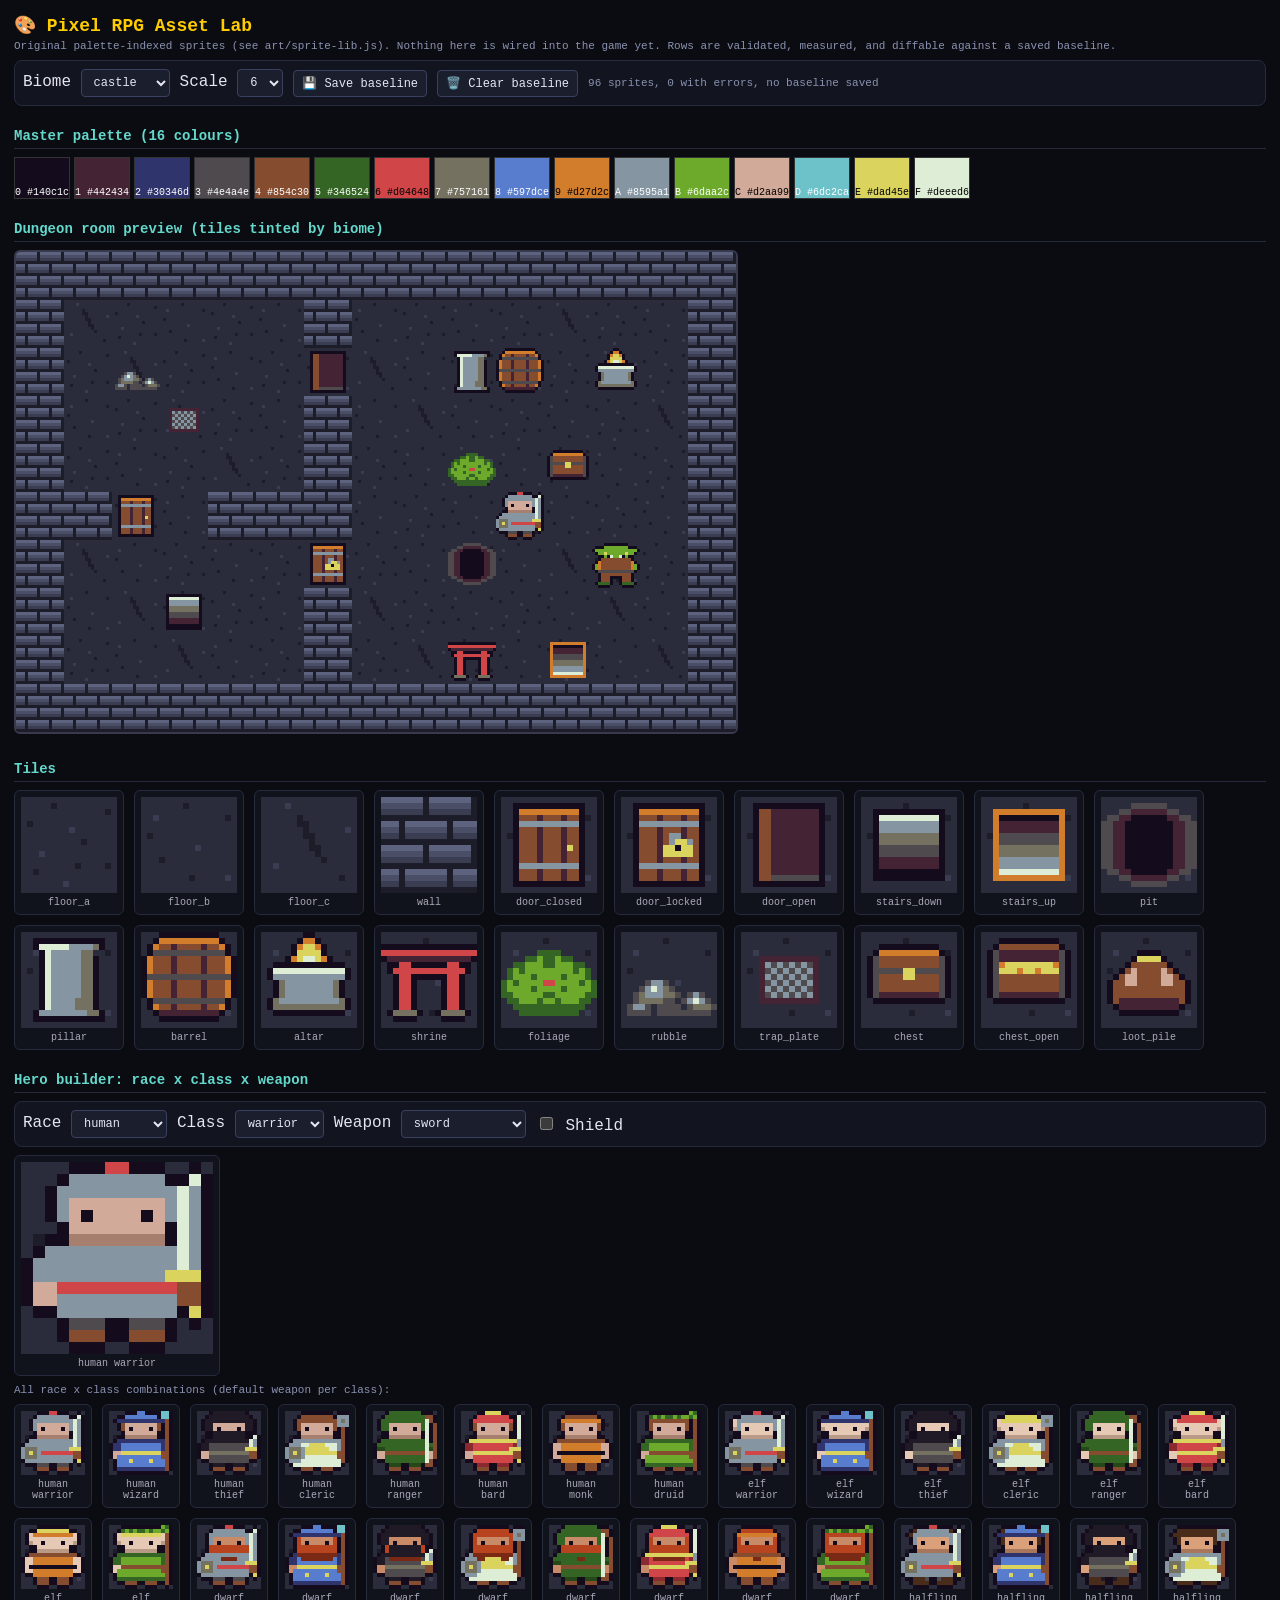
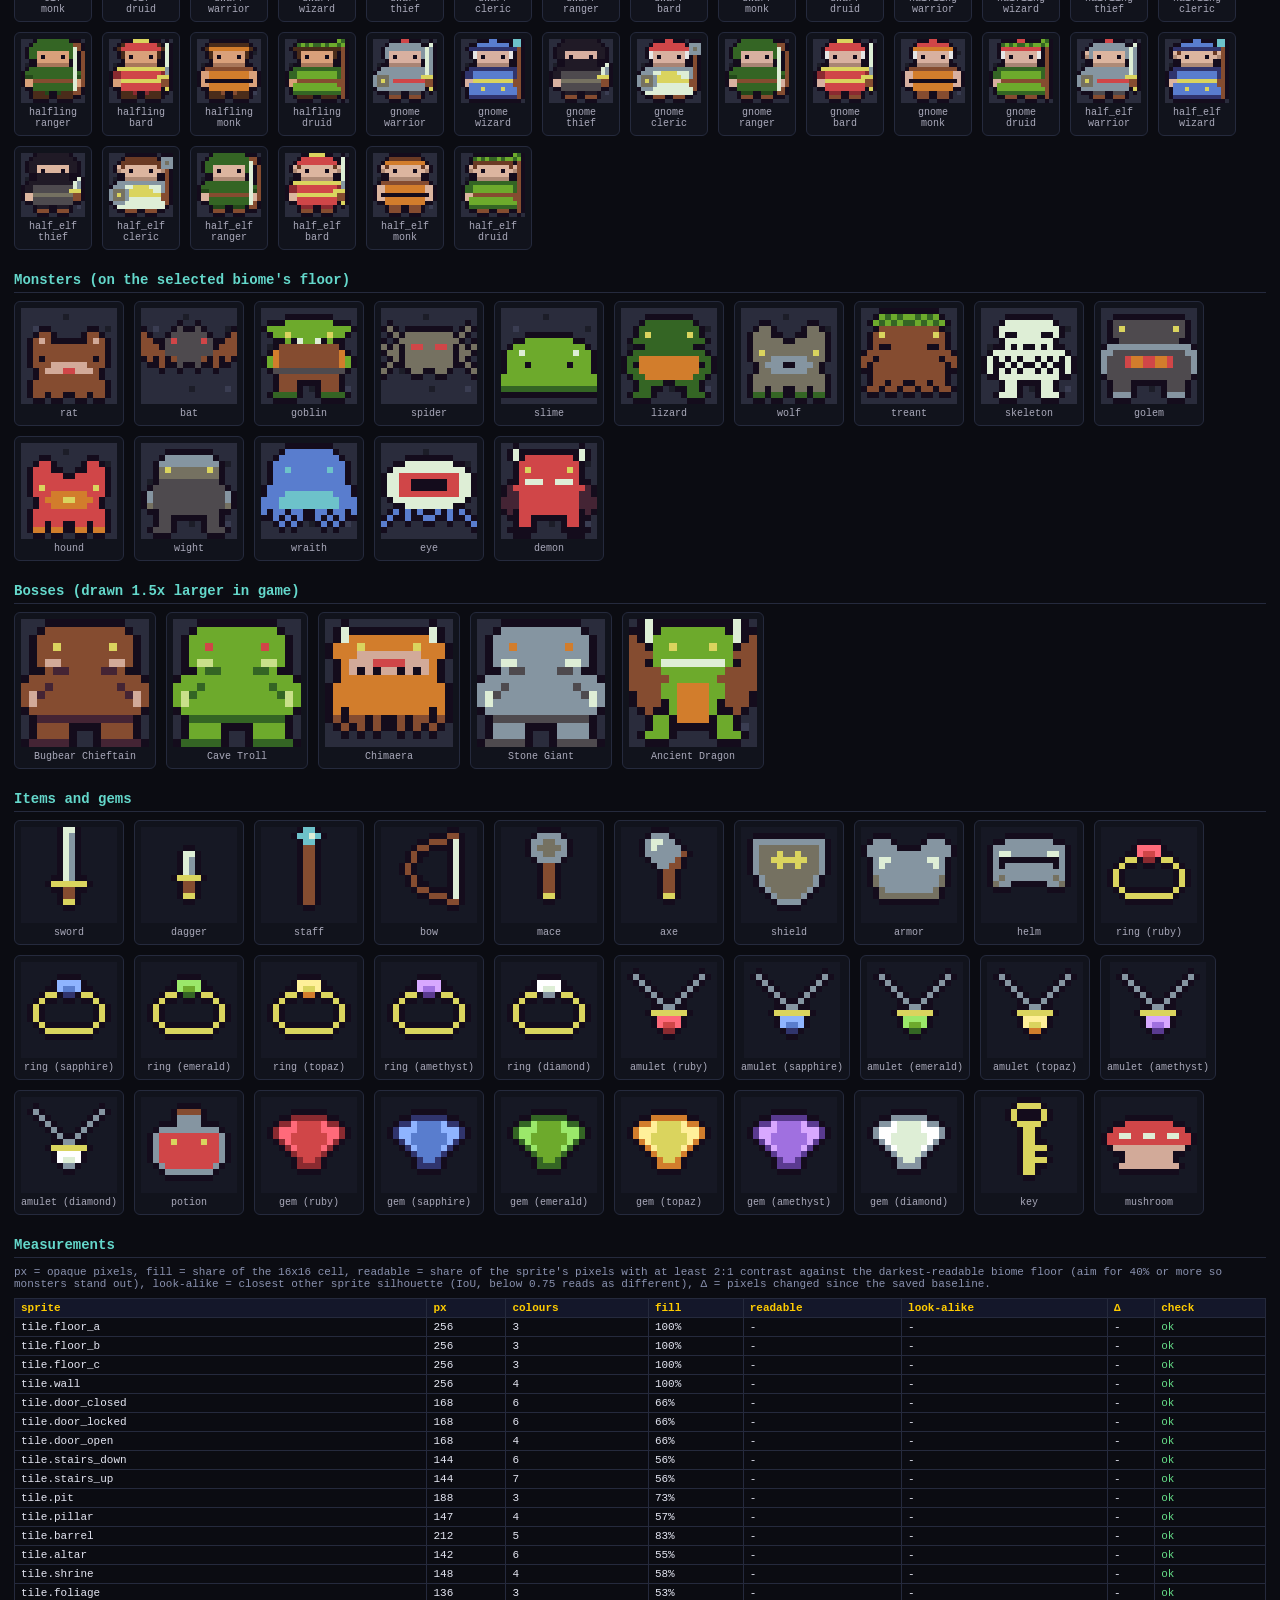
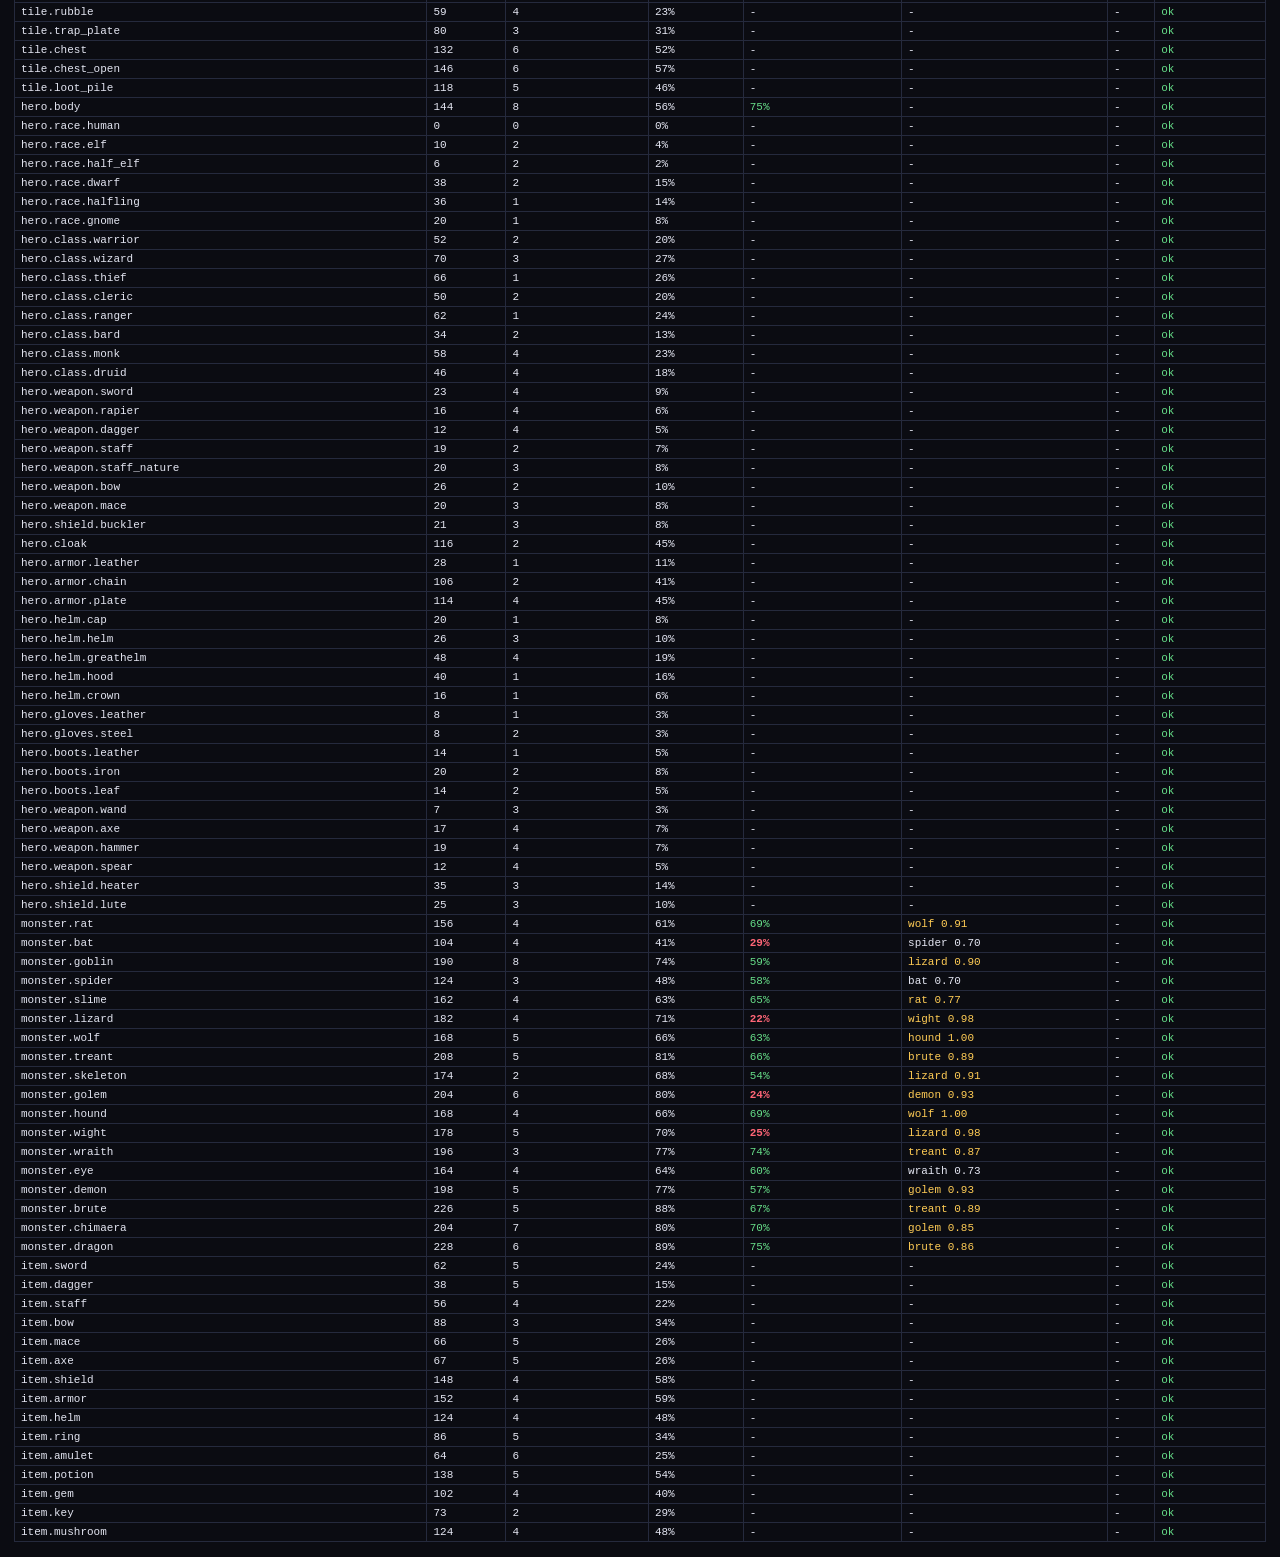
<file: art/lab.html>
<!DOCTYPE html>
<html lang="en">
<head>
<meta charset="UTF-8">
<meta name="viewport" content="width=device-width, initial-scale=1.0">
<title>Pixel RPG Asset Lab</title>
<style>
  :root { color-scheme: dark; }
  body { background: #0b0c12; color: #e4e6f2; font-family: 'Courier New', monospace; margin: 0; padding: 14px; }
  h1 { font-size: 18px; color: #ffcc00; margin: 0 0 4px 0; }
  h2 { font-size: 14px; color: #64d8cb; border-bottom: 1px solid #252a3d; padding-bottom: 4px; margin: 22px 0 8px 0; }
  .note { color: #8a92b0; font-size: 11px; margin-bottom: 8px; }
  .bar { display: flex; gap: 10px; flex-wrap: wrap; align-items: center; background: #12141f; border: 1px solid #252a3d; border-radius: 8px; padding: 8px; position: sticky; top: 0; z-index: 5; }
  select, button { background: #1a1e2d; color: #e4e6f2; border: 1px solid #3a4160; border-radius: 4px; padding: 5px 8px; font-family: inherit; font-size: 12px; cursor: pointer; }
  .grid { display: flex; flex-wrap: wrap; gap: 10px; }
  .card { background: #11131c; border: 1px solid #252a3d; border-radius: 6px; padding: 6px; text-align: center; font-size: 10px; color: #aab; }
  .card canvas { display: block; margin: 0 auto 4px auto; image-rendering: pixelated; }
  .swatches { display: flex; flex-wrap: wrap; gap: 4px; }
  .sw { width: 54px; height: 40px; border: 1px solid #333; font-size: 10px; display: flex; align-items: flex-end; justify-content: center; }
  table { border-collapse: collapse; width: 100%; font-size: 11px; }
  th, td { border: 1px solid #252a3d; padding: 3px 6px; text-align: left; }
  th { background: #14172a; color: #ffcc00; position: sticky; top: 52px; }
  .bad { color: #ff6677; font-weight: bold; }
  .ok { color: #66dd88; }
  .warn { color: #ffcc55; }
  canvas.room { image-rendering: pixelated; border: 2px solid #373a4d; border-radius: 6px; }
</style>
</head>
<body>
<h1>🎨 Pixel RPG Asset Lab</h1>
<div class="note">Original palette-indexed sprites (see <code>art/sprite-lib.js</code>). Nothing here is wired into the game yet. Rows are validated, measured, and diffable against a saved baseline.</div>

<div class="bar">
  <label>Biome <select id="sel-biome"></select></label>
  <label>Scale <select id="sel-scale"><option>4</option><option selected>6</option><option>8</option></select></label>
  <button id="btn-baseline">💾 Save baseline</button>
  <button id="btn-clear">🗑️ Clear baseline</button>
  <span id="status" class="note" style="margin:0;"></span>
</div>

<h2>Master palette (16 colours)</h2>
<div class="swatches" id="palette"></div>

<h2>Dungeon room preview (tiles tinted by biome)</h2>
<canvas id="room" class="room"></canvas>

<h2>Tiles</h2>
<div class="grid" id="tiles"></div>

<h2>Hero builder: race x class x weapon</h2>
<div class="bar" style="position: static;">
  <label>Race <select id="sel-race"></select></label>
  <label>Class <select id="sel-class"></select></label>
  <label>Weapon <select id="sel-weapon"></select></label>
  <label><input type="checkbox" id="chk-shield"> Shield</label>
</div>
<div class="grid" id="hero-main" style="margin-top:8px;"></div>
<div class="note" style="margin-top:8px;">All race x class combinations (default weapon per class):</div>
<div class="grid" id="hero-matrix"></div>

<h2>Monsters (on the selected biome's floor)</h2>
<div class="grid" id="monsters"></div>

<h2>Bosses (drawn 1.5x larger in game)</h2>
<div class="grid" id="bosses"></div>

<h2>Items and gems</h2>
<div class="grid" id="items"></div>

<h2>Measurements</h2>
<div class="note">px = opaque pixels, fill = share of the 16x16 cell, readable = share of the sprite's pixels with at least 2:1 contrast against the darkest-readable biome floor (aim for 40% or more so monsters stand out), look-alike = closest other sprite silhouette (IoU, below 0.75 reads as different), Δ = pixels changed since the saved baseline.</div>
<table id="metrics"></table>

<script type="module">
import { loadArt, expand, validate, drawSprite, compose, stats, silhouetteIoU, contrastRatio, meanColor, mergeRoles, pixelDiff, frameDelta, readableShare } from './sprite-lib.js';

const art = await loadArt('.');
const $ = (id) => document.getElementById(id);
const BIOMES = Object.keys(art.roles.biome);
const RACES = Object.keys(art.roles.race);
const CLASSES = Object.keys(art.roles.class);
const WEAPONS = ['none', 'sword', 'rapier', 'dagger', 'staff', 'staff_nature', 'bow', 'mace'];
const CLASS_WEAPON = { warrior: 'sword', wizard: 'staff', thief: 'dagger', cleric: 'mace', ranger: 'bow', bard: 'rapier', monk: 'none', druid: 'staff_nature' };
const CLASS_SHIELD = { warrior: true, cleric: true };

for (const id of ['sel-biome']) $(id).innerHTML = BIOMES.map(b => `<option>${b}</option>`).join('');
$('sel-race').innerHTML = RACES.map(r => `<option>${r}</option>`).join('');
$('sel-class').innerHTML = CLASSES.map(c => `<option>${c}</option>`).join('');
$('sel-weapon').innerHTML = WEAPONS.map(w => `<option>${w}</option>`).join('');
$('sel-weapon').value = 'sword';

const S = () => parseInt($('sel-scale').value, 10);
const biome = () => $('sel-biome').value;

function canvasFor(w, h, scale) {
    const c = document.createElement('canvas');
    c.width = w * scale; c.height = h * scale;
    c.getContext('2d').imageSmoothingEnabled = false;
    return c;
}

function card(canvas, label, extra = '') {
    const d = document.createElement('div');
    d.className = 'card';
    d.appendChild(canvas);
    d.insertAdjacentHTML('beforeend', `<div>${label}</div>${extra}`);
    return d;
}

function floorBackdrop(ctx, x, y, scale, biomeName) {
    drawSprite(ctx, art, art.sprites['tile.floor_b'], x, y, scale, { biome: biomeName });
}

// Build a hero sprite definition from layers
function heroDef(race, cls, weapon, shield) {
    const layers = [art.sprites['hero.body'], art.sprites[`hero.race.${race}`], art.sprites[`hero.class.${cls}`]];
    if (weapon && weapon !== 'none') layers.push(art.sprites[`hero.weapon.${weapon}`]);
    if (shield) layers.push(art.sprites['hero.shield.buckler']);
    return compose(layers.filter(Boolean));
}

function drawHero(ctx, race, cls, weapon, shield, x, y, scale, biomeName) {
    floorBackdrop(ctx, x, y, scale, biomeName);
    drawSprite(ctx, art, heroDef(race, cls, weapon, shield), x, y, scale, { race, class: cls });
}

// ---------- sections ----------
function renderPalette() {
    $('palette').innerHTML = Object.entries(art.palette).map(([k, v]) =>
        `<div class="sw" style="background:${v}; color:${parseInt(v.slice(1, 3), 16) > 140 ? '#000' : '#fff'}">${k} ${v}</div>`).join('');
}

function renderRoom() {
    const map = [
        'WWWWWWWWWWWWWWW',
        'W.....W.......W',
        'W.R...O..PB.A.W',
        'W..T..W.......W',
        'W.....W..F.C..W',
        'WWD.WWW...@...W',
        'W.....L..X..m.W',
        'W..>..W.......W',
        'W.....W..S.<..W',
        'WWWWWWWWWWWWWWW'
    ];
    const scale = 3, T = 16 * scale;
    const c = $('room');
    c.width = map[0].length * T; c.height = map.length * T;
    const ctx = c.getContext('2d');
    ctx.imageSmoothingEnabled = false;
    const b = biome();
    const tile = (id, x, y) => drawSprite(ctx, art, art.sprites[id], x * T, y * T, scale, { biome: b });
    map.forEach((row, y) => [...row].forEach((ch, x) => {
        const floorId = (x * 7 + y * 3) % 5 === 0 ? 'tile.floor_c' : (x + y) % 2 ? 'tile.floor_a' : 'tile.floor_b';
        if (ch === 'W') { tile('tile.wall', x, y); return; }
        tile(floorId, x, y);
        const furniture = { D: 'tile.door_closed', O: 'tile.door_open', L: 'tile.door_locked', '>': 'tile.stairs_down', '<': 'tile.stairs_up',
            P: 'tile.pillar', B: 'tile.barrel', A: 'tile.altar', S: 'tile.shrine', F: 'tile.foliage', R: 'tile.rubble', T: 'tile.trap_plate',
            C: 'tile.chest', X: 'tile.pit' }[ch];
        if (furniture) tile(furniture, x, y);
        if (ch === '@') drawSprite(ctx, art, heroDef('human', 'warrior', 'sword', true), x * T, y * T, scale, { race: 'human', class: 'warrior' });
        if (ch === 'm') drawSprite(ctx, art, art.sprites['monster.goblin'], x * T, y * T, scale, {});
    }));
}

function renderTiles() {
    const el = $('tiles'); el.innerHTML = '';
    const b = biome(), sc = S();
    for (const id of Object.keys(art.sprites).filter(k => k.startsWith('tile.'))) {
        const c = canvasFor(16, 16, sc);
        const ctx = c.getContext('2d');
        if (!['tile.floor_a', 'tile.floor_b', 'tile.floor_c', 'tile.wall'].includes(id)) floorBackdrop(ctx, 0, 0, sc, b);
        drawSprite(ctx, art, art.sprites[id], 0, 0, sc, { biome: b });
        el.appendChild(card(c, id.replace('tile.', '')));
    }
}

function renderHeroes() {
    const sc = S(), b = biome();
    const race = $('sel-race').value, cls = $('sel-class').value, weapon = $('sel-weapon').value, shield = $('chk-shield').checked;
    $('hero-main').innerHTML = '';
    const c = canvasFor(16, 16, sc * 2);
    drawHero(c.getContext('2d'), race, cls, weapon, shield, 0, 0, sc * 2, b);
    $('hero-main').appendChild(card(c, `${race} ${cls}`));

    const m = $('hero-matrix'); m.innerHTML = '';
    const msc = 4;
    for (const r of RACES) for (const k of CLASSES) {
        const cv = canvasFor(16, 16, msc);
        drawHero(cv.getContext('2d'), r, k, CLASS_WEAPON[k], !!CLASS_SHIELD[k], 0, 0, msc, b);
        m.appendChild(card(cv, `${r}<br>${k}`));
    }
}

const MONSTER_IDS = ['rat', 'bat', 'goblin', 'spider', 'slime', 'lizard', 'wolf', 'treant', 'skeleton', 'golem', 'hound', 'wight', 'wraith', 'eye', 'demon'];
const BOSSES = [
    ['Bugbear Chieftain', 'monster.brute', { monster: 'bugbear' }],
    ['Cave Troll', 'monster.brute', { monster: 'troll' }],
    ['Chimaera', 'monster.chimaera', {}],
    ['Stone Giant', 'monster.brute', { monster: 'giant' }],
    ['Ancient Dragon', 'monster.dragon', {}]
];

function renderMonsters() {
    const sc = S(), b = biome();
    $('monsters').innerHTML = '';
    for (const id of MONSTER_IDS) {
        const c = canvasFor(16, 16, sc);
        const ctx = c.getContext('2d');
        floorBackdrop(ctx, 0, 0, sc, b);
        drawSprite(ctx, art, art.sprites[`monster.${id}`], 0, 0, sc, {});
        $('monsters').appendChild(card(c, id));
    }
    $('bosses').innerHTML = '';
    for (const [name, id, sel] of BOSSES) {
        const c = canvasFor(16, 16, sc + 2);
        const ctx = c.getContext('2d');
        floorBackdrop(ctx, 0, 0, sc + 2, b);
        drawSprite(ctx, art, art.sprites[id], 0, 0, sc + 2, sel);
        $('bosses').appendChild(card(c, name));
    }
}

function renderItems() {
    const sc = S();
    $('items').innerHTML = '';
    for (const id of Object.keys(art.sprites).filter(k => k.startsWith('item.'))) {
        const gemTypes = ['gem', 'ring', 'amulet'].includes(id.replace('item.', '')) ? Object.keys(art.roles.gem) : [null];
        for (const g of gemTypes) {
            const c = canvasFor(16, 16, sc);
            const ctx = c.getContext('2d');
            ctx.fillStyle = '#161824'; ctx.fillRect(0, 0, c.width, c.height);
            drawSprite(ctx, art, art.sprites[id], 0, 0, sc, g ? { gem: g } : {});
            $('items').appendChild(card(c, id.replace('item.', '') + (g ? ` (${g})` : '')));
        }
    }
}

// ---------- measurements ----------
function biomeFloorHex(name) { return art.roles.biome[name].a; }

function renderMetrics() {
    const baseline = JSON.parse(localStorage.getItem('art_baseline') || 'null');
    const rows = [];
    const ids = Object.keys(art.sprites);
    const mons = ids.filter(i => i.startsWith('monster.'));
    for (const id of ids) {
        const def = art.sprites[id];
        const errors = validate(def);
        const st = errors.length ? null : stats(def);
        let contrast = '-', look = '-', delta = '-';
        if (st && (id.startsWith('monster.') || id.startsWith('hero.body'))) {
            const sel = id === 'monster.brute' ? { monster: 'bugbear' } : {};
            const roleMap = mergeRoles(art, sel);
            const worst = Math.min(...BIOMES.map(b => readableShare(def, art, roleMap, biomeFloorHex(b), 2)));
            contrast = Math.round(worst * 100) + '%';
        }
        if (st && id.startsWith('monster.')) {
            let best = ['', 0];
            for (const o of mons) if (o !== id && !validate(art.sprites[o]).length) {
                const v = silhouetteIoU(def, art.sprites[o]);
                if (v > best[1]) best = [o.replace('monster.', ''), v];
            }
            look = `${best[0]} ${best[1].toFixed(2)}`;
        }
        if (baseline && baseline[id] && st) {
            const was = baseline[id];
            const now = expand(def).rows.join('');
            let n = 0; for (let i = 0; i < now.length; i++) if (now[i] !== was[i]) n++;
            delta = was.length === now.length ? String(n) : 'resized';
        } else if (baseline && st) delta = 'new';
        rows.push({ id, errors, st, contrast, look, delta });
    }
    $('metrics').innerHTML = `<tr><th>sprite</th><th>px</th><th>colours</th><th>fill</th><th>readable</th><th>look-alike</th><th>Δ</th><th>check</th></tr>` +
        rows.map(r => {
            const cCls = r.contrast !== '-' && parseFloat(r.contrast) < 40 ? 'bad' : (r.contrast !== '-' ? 'ok' : '');
            const lCls = r.look !== '-' && parseFloat(r.look.split(' ').pop()) > 0.75 ? 'warn' : '';
            const dCls = r.delta !== '-' && r.delta !== '0' ? 'warn' : '';
            return `<tr><td>${r.id}</td><td>${r.st ? r.st.opaque : ''}</td><td>${r.st ? r.st.colors : ''}</td><td>${r.st ? Math.round(r.st.fill * 100) + '%' : ''}</td>
            <td class="${cCls}">${r.contrast}</td><td class="${lCls}">${r.look}</td><td class="${dCls}">${r.delta}</td>
            <td class="${r.errors.length ? 'bad' : 'ok'}">${r.errors.length ? r.errors.join('; ') : 'ok'}</td></tr>`;
        }).join('');
    const bad = rows.filter(r => r.errors.length).length;
    $('status').innerText = `${ids.length} sprites, ${bad} with errors${baseline ? ', baseline loaded' : ', no baseline saved'}`;
    window.__artReport = rows;
}

function renderAll() {
    renderRoom(); renderTiles(); renderHeroes(); renderMonsters(); renderItems(); renderMetrics();
}

renderPalette();
renderAll();
for (const id of ['sel-biome', 'sel-scale', 'sel-race', 'sel-class', 'sel-weapon', 'chk-shield']) $(id).addEventListener('change', renderAll);
$('sel-class').addEventListener('change', () => { $('sel-weapon').value = CLASS_WEAPON[$('sel-class').value]; $('chk-shield').checked = !!CLASS_SHIELD[$('sel-class').value]; renderAll(); });
$('btn-baseline').addEventListener('click', () => {
    const snap = {};
    for (const [id, def] of Object.entries(art.sprites)) if (!validate(def).length) snap[id] = expand(def).rows.join('');
    localStorage.setItem('art_baseline', JSON.stringify(snap));
    renderMetrics();
});
$('btn-clear').addEventListener('click', () => { localStorage.removeItem('art_baseline'); renderMetrics(); });
window.__art = art;
</script>
</body>
</html>
</file>
